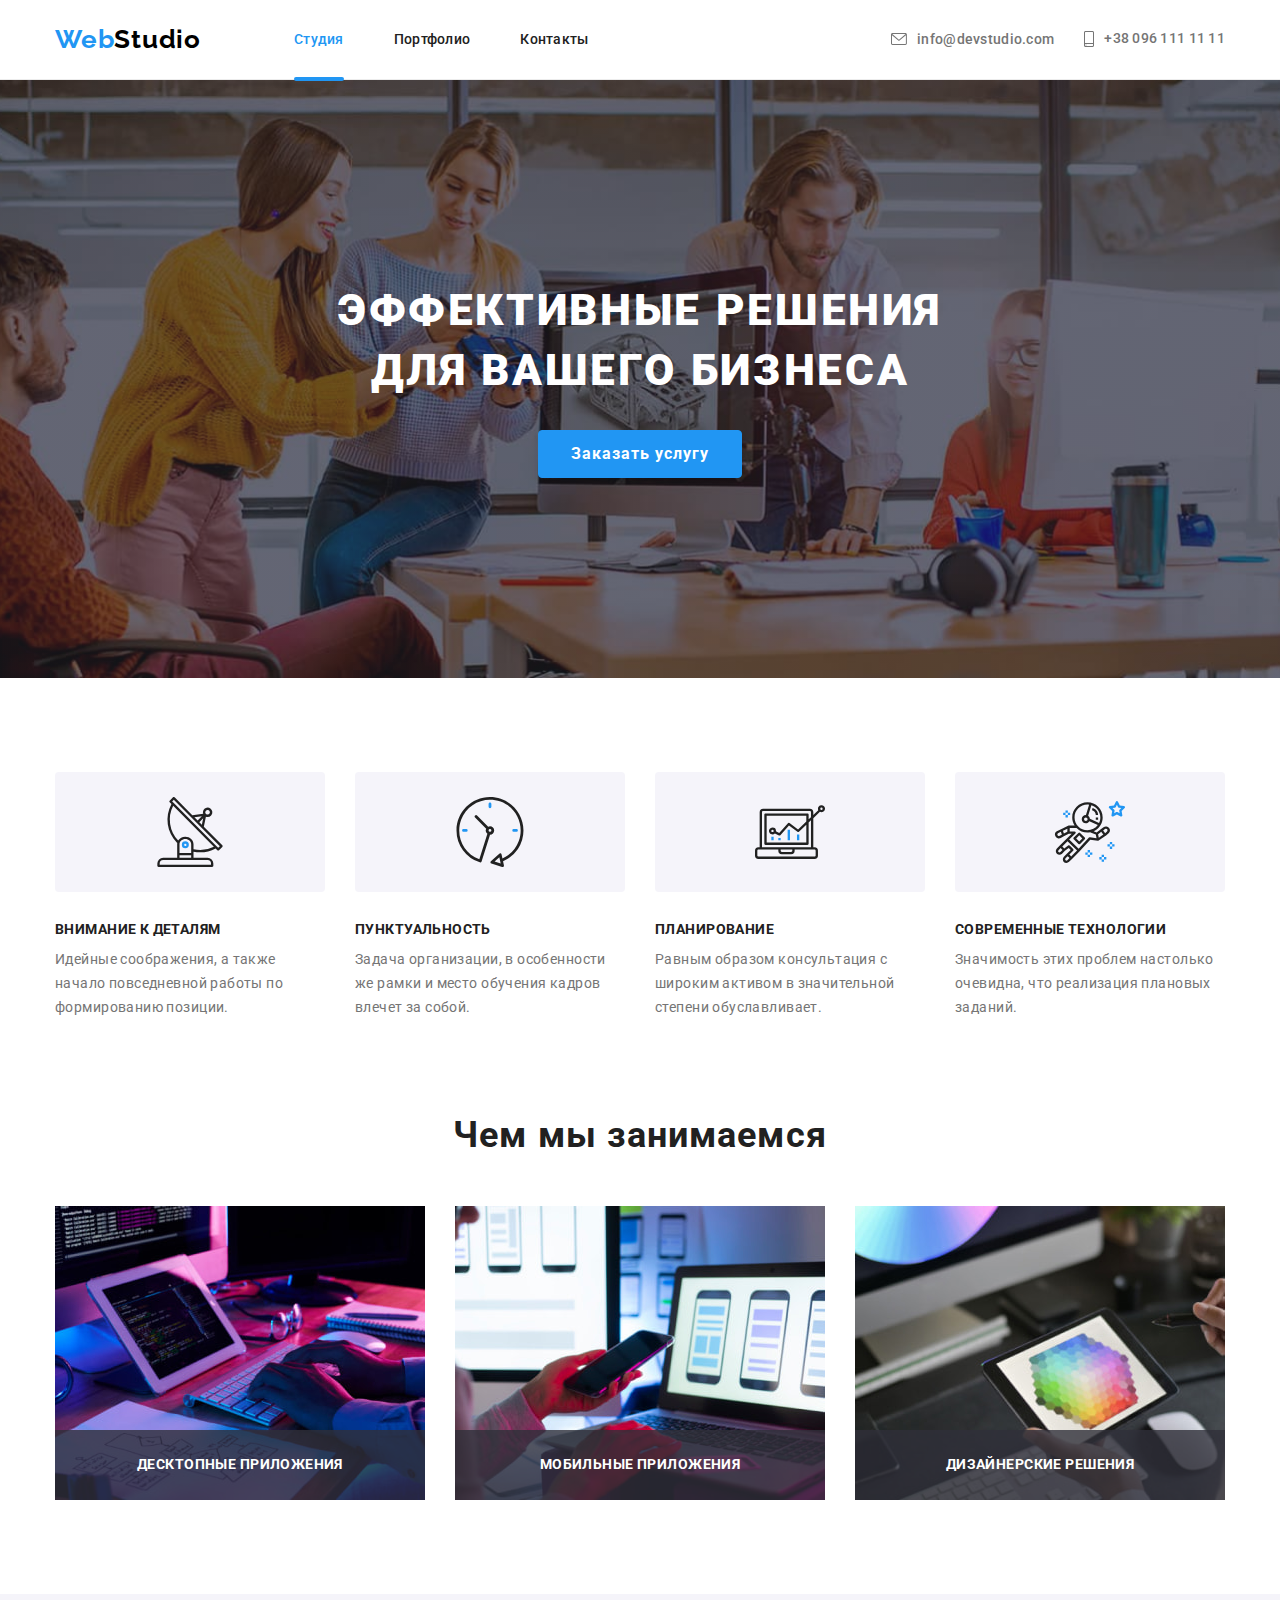
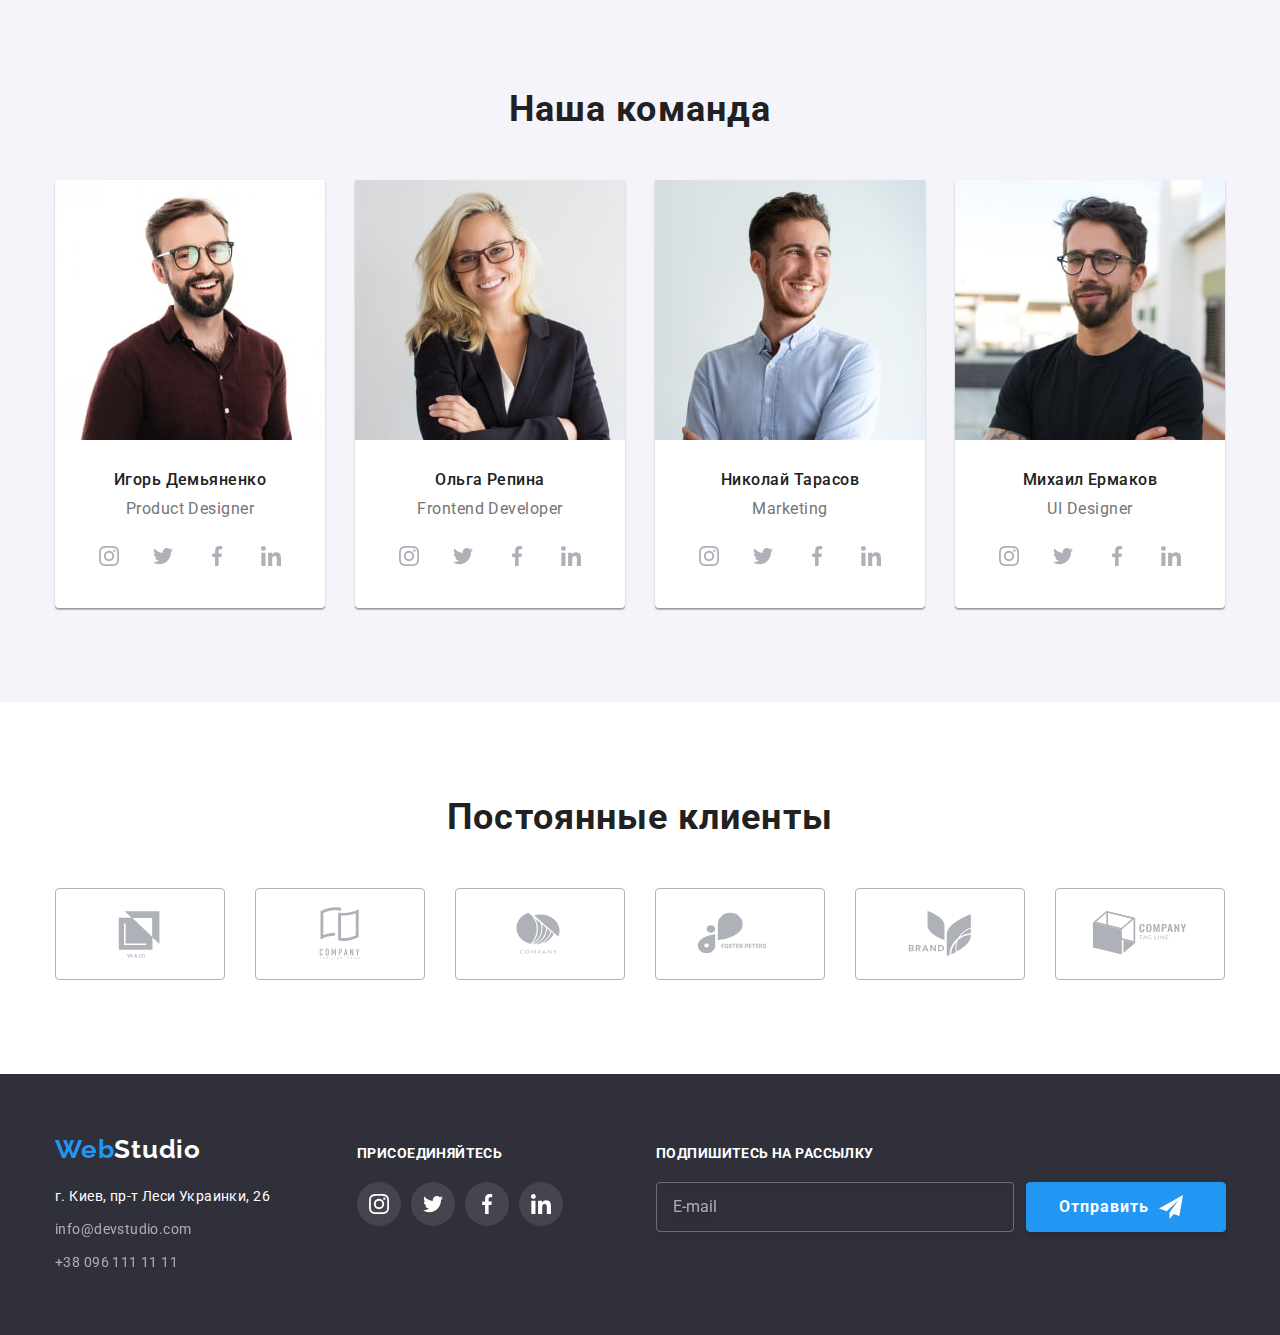
<file: index.html>
<!DOCTYPE html>
<html lang="ru">
  <head>
    <meta charset="UTF-8" />
    <meta http-equiv="X-UA-Compatible" content="IE=edge" />
    <meta name="viewport" content="width=device-width, initial-scale=1.0" />
    <link rel="preconnect" href="https://fonts.googleapis.com" />
    <link rel="preconnect" href="https://fonts.gstatic.com" crossorigin />
    <link
      href="https://fonts.googleapis.com/css2?family=Raleway:wght@700&family=Roboto:wght@400;500;700;900&display=swap"
      rel="stylesheet"
    />
    <link
      rel="stylesheet"
      href="https://cdnjs.cloudflare.com/ajax/libs/modern-normalize/1.1.0/modern-normalize.css"
      integrity="sha512-Y0MM+V6ymRKN2zStTqzQ227DWhhp4Mzdo6gnlRnuaNCbc+YN/ZH0sBCLTM4M0oSy9c9VKiCvd4Jk44aCLrNS5Q=="
      crossorigin="anonymous"
      referrerpolicy="no-referrer"
    />
    <!-- <link rel="stylesheet" href="./css/styles.css" /> -->
    <link rel="stylesheet" href="./css/main.min.css" />
    <title>Студия</title>
  </head>
  <body>
    <!-- - - - - - - - -HEADER- - - - - - - - -->
    <header class="header">
      <div class="header__container container">
        <nav class="navigation">
          <!-- prettier-ignore -->
          <a href="./index.html" class="logo header__logo link">
            Web<span class="logo__part logo__part--dark">Studio</span>
          </a>
          <ul class="navigation__list list">
            <li class="navigation__item">
              <a href="./index.html" class="navigation__link link current">Студия</a>
            </li>
            <li class="navigation__item">
              <a href="./portfolio.html" class="navigation__link link trans-color">Портфолио</a>
            </li>
            <li class="navigation__item">
              <a href="" class="navigation__link link trans-color">Контакты</a>
            </li>
          </ul>
        </nav>
        <ul class="contacts header__contacts list">
          <li class="contacts__item">
            <a href="mailto:info@devstudio.com" class="contacts__link contacts__link--header link trans-color">
              <svg class="contacts__icon contacts__icon-mail" width="16" height="12">
                <use href="./images/sprite.svg#envelope"></use>
              </svg>
              info@devstudio.com
            </a>
          </li>
          <li class="contacts__item">
            <a href="tel:+380961111111" class="contacts__link contacts__link--header link trans-color">
              <div class="contacts__flattener">
                <svg class="contacts__icon contacts__icon-tel" width="16" height="12">
                  <use href="./images/sprite.svg#smartphone"></use>
                </svg>
                <span class="contacts__tel-text">+38 096 111 11 11</span>
              </div>
            </a>
          </li>
        </ul>
        <!-- кнопка открытия моб. меню -->
        <button type="button" aria-expanded="false" class="menu-open-btn trans-fill">
          <svg width="24" height="16">
            <use href="./images/sprite.svg#hamburger"></use>
          </svg>
        </button>
        <!-- моб. меню - - - - - - - - - -->
        <div class="mob-menu is-hidden">
          <div class="mob-container">
            <div class="mob-menu-upper">
              <button type="button" class="menu-close-btn">
                <svg width="24" height="16">
                  <use href="./images/sprite.svg#menu-close"></use>
                </svg>
              </button>
              <nav class="mob-menu-nav">
                <ul class="mob-menu__list list">
                  <li class="mob-menu__item">
                    <a href="./index.html" class="mob-menu__link link current">Студия</a>
                  </li>
                  <li class="mob-menu__item">
                    <a href="./portfolio.html" class="mob-menu__link link trans-color">Портфолио</a>
                  </li>
                  <li class="mob-menu__item">
                    <a href="" class="mob-menu__link link trans-color">Контакты</a>
                  </li>
                </ul>
              </nav>
            </div>
            <div class="mob-menu-lower">
              <ul class="mob-menu__contacts">
                <li class="mob-menu__tel">
                  <a href="tel:+380961111111" class="link">+38 096 111 11 11</a>
                </li>
                <li class="mob-menu__mail">
                  <a href="mailto:info@devstudio.com" class="link">info@devstudio.com</a>
                </li>
              </ul>
              <ul class="mob-menu__soc list">
                <li class="mob-soc__item">
                  <a href="" target="_blank" rel="noopener noreferrer nofollow" class="mob-soc__link link">Instagram</a>
                </li>
                <li class="mob-soc__item">
                  <a href="" target="_blank" rel="noopener noreferrer nofollow" class="mob-soc__link link">Twitter</a>
                </li>
                <li class="mob-soc__item">
                  <a href="" target="_blank" rel="noopener noreferrer nofollow" class="mob-soc__link link">Facebook</a>
                </li>
                <li class="mob-soc__item">
                  <a href="" target="_blank" rel="noopener noreferrer nofollow" class="mob-soc__link link">LinkedIn</a>
                </li>
              </ul>
            </div>
          </div>
        </div>
        <!-- конец меню и моб. кнопок-->
      </div>
    </header>
    <main>
      <!-- - - - - - - - -HERO- - - - - - - - -->
      <section class="hero hero--bnd section">
        <div class="hero__container container">
          <h1 class="hero__title">
            Эффективные решения
            <!-- <br /> -->
            для вашего бизнеса
          </h1>
          <button type="button" class="hero__btn btn" data-modal-open>Заказать услугу</button>
        </div>
      </section>
      <!-- - - - - - - - -ADVANTAGES- - - - - - - - -->
      <section class="advantages section">
        <div class="container">
          <h2 class="visually-hidden advantages__title">Чем мы отличаемся</h2>
          <ul class="advantages__list list">
            <li class="advantages__item">
              <h3 class="advantages__item-title">Внимание к деталям</h3>
              <p class="advantages__text">
                Идейные соображения, а также начало повседневной работы по формированию позиции.
              </p>
            </li>
            <li class="advantages__item">
              <h3 class="advantages__item-title">Пунктуальность</h3>
              <p class="advantages__text">
                Задача организации, в особенности же рамки и место обучения кадров влечет за собой.
              </p>
            </li>
            <li class="advantages__item">
              <h3 class="advantages__item-title">Планирование</h3>
              <p class="advantages__text">
                Равным образом консультация с широким активом в значительной степени обуславливает.
              </p>
            </li>
            <li class="advantages__item">
              <h3 class="advantages__item-title">Современные технологии</h3>
              <p class="advantages__text">
                Значимость этих проблем настолько очевидна, что реализация плановых заданий.
              </p>
            </li>
          </ul>
        </div>
      </section>
      <!-- - - - - - - - -ADVANTAGES вариант2 (svg в HTML через спрайт)-->
      <!-- <section class="advantages section">
        <div class="container">
          <h2 class="visually-hidden advantages-title">Чем мы отличаемся</h2>
          <ul class="advantages-list list">
            <li class="advantages-item">
              <svg class="advantages-item-pic" width="270" height="120">
                <use href="./images/sprite.svg#group1"></use>
              </svg>
              <h3 class="advantages-item-title">Внимание к деталям</h3>
              <p class="advantages-item-text">
                Идейные соображения, а также начало повседневной работы по формированию позиции.
              </p>
            </li>
            <li class="advantages-item">
              <svg class="advantages-item-pic" width="270" height="120">
                <use href="./images/sprite.svg#group2"></use>
              </svg>
              <h3 class="advantages-item-title">Пунктуальность</h3>
              <p class="advantages-item-text">
                Задача организации, в особенности же рамки и место обучения кадров влечет за собой.
              </p>
            </li>
            <li class="advantages-item">
              <svg class="advantages-item-pic" width="270" height="120">
                <use href="./images/sprite.svg#group3"></use>
              </svg>
              <h3 class="advantages-item-title">Планирование</h3>
              <p class="advantages-item-text">
                Равным образом консультация с широким активом в значительной степени обуславливает.
              </p>
            </li>
            <li class="advantages-item">
              <svg class="advantages-item-pic" width="270" height="120">
                <use href="./images/sprite.svg#group4"></use>
              </svg>
              <h3 class="advantages-item-title">Современные технологии</h3>
              <p class="advantages-item-text">
                Значимость этих проблем настолько очевидна, что реализация плановых заданий.
              </p>
            </li>
          </ul>
        </div>
      </section> -->
      <!-- - - - - - - - -LINEOFWORK- - - - - - - - -->
      <section class="lineofwork section">
        <div class="lineofwork__container container">
          <h2 class="lineofwork__title title">Чем мы занимаемся</h2>
          <ul class="lineofwork__list list">
            <li class="lineofwork__item">
              <picture>
                <source srcset="./images/box1.jpg 1x, ./images/box1_2x.jpg 2x" media="(min-width: 1200px)" />
                <img src="./images/box1.jpg" alt="Для десктопа" width="370" />
              </picture>
              <p class="lineofwork__over-text title">Десктопные приложения</p>
            </li>
            <li class="lineofwork__item">
              <picture>
                <source srcset="./images/box2.jpg 1x, ./images/box2_2x.jpg 2x" media="(min-width: 1200px)" />
                <img src="./images/box2.jpg" alt="Для мобильных устройств" width="370" />
              </picture>
              <p class="lineofwork__over-text title">Мобильные приложения</p>
            </li>
            <li class="lineofwork__item">
              <picture>
                <source srcset="./images/box3.jpg 1x, ./images/box3_2x.jpg 2x" media="(min-width: 1200px)" />
                <img src="./images/box3.jpg" alt="Для мобильных устройств" width="370" />
              </picture>
              <p class="lineofwork__over-text title">Дизайнерские решения</p>
            </li>
          </ul>
        </div>
      </section>
      <!-- - - - - - - - -TEAM- - - - - - - - -->
      <section class="team section">
        <div class="container">
          <h2 class="team__title title">Наша команда</h2>
          <ul class="team__list list">
            <li class="team__card">
              <picture>
                <source srcset="./images/img01.jpg 1x, ./images/img01_2x.jpg 2x" media="(min-width: 1200px)" />
                <source
                  srcset="./images/img01_tab_1x.jpg 1x, ./images/img01_tab_2x.jpg 2x"
                  media="(min-width: 768px)"
                />
                <source
                  srcset="./images/img01_mob_1x.jpg 1x, ./images/img01_mob_2x.jpg 2x"
                  media="(max-width: 767.5px)"
                />
                <img src="./images/img01.jpg" alt="Игорь Демьяненко" />
              </picture>
              <div class="team__content">
                <h3 class="team__name">Игорь Демьяненко</h3>
                <p class="team__profession" lang="en">Product Designer</p>
                <ul class="socials list">
                  <li class="socials__item">
                    <a href="" class="socials__link socials__link--light-bnd">
                      <svg class="socials__icon" width="20" height="20">
                        <use href="./images/sprite.svg#instagram"></use>
                      </svg>
                    </a>
                  </li>
                  <li class="socials__item">
                    <a href="" class="socials__link socials__link--light-bnd">
                      <svg class="socials__icon" width="20" height="20">
                        <use href="./images/sprite.svg#twitter"></use>
                      </svg>
                    </a>
                  </li>
                  <li class="socials__item">
                    <a href="" class="socials__link socials__link--light-bnd">
                      <svg class="socials__icon" width="20" height="20">
                        <use href="./images/sprite.svg#facebook"></use>
                      </svg>
                    </a>
                  </li>
                  <li class="socials__item">
                    <a href="" class="socials__link socials__link--light-bnd">
                      <svg class="socials__icon" width="20" height="20">
                        <use href="./images/sprite.svg#linkedin"></use>
                      </svg>
                    </a>
                  </li>
                </ul>
              </div>
            </li>
            <li class="team__card">
              <picture>
                <source srcset="./images/img02.jpg 1x, ./images/img02_2x.jpg 2x" media="(min-width: 1200px)" />
                <source
                  srcset="./images/img02_tab_1x.jpg 1x, ./images/img02_tab_2x.jpg 2x"
                  media="(min-width: 768px)"
                />
                <source
                  srcset="./images/img02_mob_1x.jpg 1x, ./images/img02_mob_2x.jpg 2x"
                  media="(max-width: 767.5px)"
                />
                <img src="./images/img02.jpg" alt="Ольга Репина" />
              </picture>
              <div class="team__content">
                <h3 class="team__name">Ольга Репина</h3>
                <p class="team__profession" lang="en">Frontend Developer</p>
                <ul class="socials list">
                  <li class="socials__item">
                    <a href="" class="socials__link socials__link--light-bnd">
                      <svg class="socials__icon" width="20" height="20">
                        <use href="./images/sprite.svg#instagram"></use>
                      </svg>
                    </a>
                  </li>
                  <li class="socials__item">
                    <a href="" class="socials__link socials__link--light-bnd">
                      <svg class="socials__icon" width="20" height="20">
                        <use href="./images/sprite.svg#twitter"></use>
                      </svg>
                    </a>
                  </li>
                  <li class="socials__item">
                    <a href="" class="socials__link socials__link--light-bnd">
                      <svg class="socials__icon" width="20" height="20">
                        <use href="./images/sprite.svg#facebook"></use>
                      </svg>
                    </a>
                  </li>
                  <li class="socials__item">
                    <a href="" class="socials__link socials__link--light-bnd">
                      <svg class="socials__icon" width="20" height="20">
                        <use href="./images/sprite.svg#linkedin"></use>
                      </svg>
                    </a>
                  </li>
                </ul>
              </div>
            </li>
            <li class="team__card">
              <picture>
                <source srcset="./images/img03.jpg 1x, ./images/img03_2x.jpg 2x" media="(min-width: 1200px)" />
                <source
                  srcset="./images/img03_tab_1x.jpg 1x, ./images/img03_tab_2x.jpg 2x"
                  media="(min-width: 768px)"
                />
                <source
                  srcset="./images/img03_mob_1x.jpg 1x, ./images/img03_mob_2x.jpg 2x"
                  media="(max-width: 767.5px)"
                />
                <img src="./images/img03.jpg" alt="Николай Тарасов" />
              </picture>
              <div class="team__content">
                <h3 class="team__name">Николай Тарасов</h3>
                <p class="team__profession" lang="en">Marketing</p>
                <ul class="socials list">
                  <li class="socials__item">
                    <a href="" class="socials__link socials__link--light-bnd">
                      <svg class="socials__icon" width="20" height="20">
                        <use href="./images/sprite.svg#instagram"></use>
                      </svg>
                    </a>
                  </li>
                  <li class="socials__item">
                    <a href="" class="socials__link socials__link--light-bnd">
                      <svg class="socials__icon" width="20" height="20">
                        <use href="./images/sprite.svg#twitter"></use>
                      </svg>
                    </a>
                  </li>
                  <li class="socials__item">
                    <a href="" class="socials__link socials__link--light-bnd">
                      <svg class="socials__icon" width="20" height="20">
                        <use href="./images/sprite.svg#facebook"></use>
                      </svg>
                    </a>
                  </li>
                  <li class="socials__item">
                    <a href="" class="socials__link socials__link--light-bnd">
                      <svg class="socials__icon" width="20" height="20">
                        <use href="./images/sprite.svg#linkedin"></use>
                      </svg>
                    </a>
                  </li>
                </ul>
              </div>
            </li>
            <li class="team__card">
              <picture>
                <source srcset="./images/img04.jpg 1x, ./images/img04_2x.jpg 2x" media="(min-width: 1200px)" />
                <source
                  srcset="./images/img04_tab_1x.jpg 1x, ./images/img04_tab_2x.jpg 2x"
                  media="(min-width: 768px)"
                />
                <source
                  srcset="./images/img04_mob_1x.jpg 1x, ./images/img04_mob_2x.jpg 2x"
                  media="(max-width: 767.5px)"
                />
                <img src="./images/img04.jpg" alt="Михаил Ермаков" />
              </picture>
              <div class="team__content">
                <h3 class="team__name">Михаил Ермаков</h3>
                <p class="team__profession" lang="en">UI Designer</p>
                <ul class="socials list">
                  <li class="socials__item">
                    <a href="" class="socials__link socials__link--light-bnd">
                      <svg class="socials__icon" width="20" height="20">
                        <use href="./images/sprite.svg#instagram"></use>
                      </svg>
                    </a>
                  </li>
                  <li class="socials__item">
                    <a href="" class="socials__link socials__link--light-bnd">
                      <svg class="socials__icon" width="20" height="20">
                        <use href="./images/sprite.svg#twitter"></use>
                      </svg>
                    </a>
                  </li>
                  <li class="socials__item">
                    <a href="" class="socials__link socials__link--light-bnd">
                      <svg class="socials__icon" width="20" height="20">
                        <use href="./images/sprite.svg#facebook"></use>
                      </svg>
                    </a>
                  </li>
                  <li class="socials__item">
                    <a href="" class="socials__link socials__link--light-bnd">
                      <svg class="socials__icon" width="20" height="20">
                        <use href="./images/sprite.svg#linkedin"></use>
                      </svg>
                    </a>
                  </li>
                </ul>
              </div>
            </li>
          </ul>
        </div>
      </section>
      <!-- - - - - - - - -CLIENTS- - - - - - - - -->
      <section class="clients section">
        <div class="container">
          <h2 class="clients__title title">Постоянные клиенты</h2>
          <ul class="clients__list list">
            <li class="clients__item">
              <a class="clients__link" href="">
                <svg class="clients__icon" width="106" height="60">
                  <use href="./images/sprite.svg#logo1"></use>
                </svg>
              </a>
            </li>
            <li class="clients__item">
              <a class="clients__link" href="">
                <svg class="clients__icon" width="106" height="60">
                  <use href="./images/sprite.svg#logo2"></use>
                </svg>
              </a>
            </li>
            <li class="clients__item">
              <a class="clients__link" href="">
                <svg class="clients__icon" width="106" height="60">
                  <use href="./images/sprite.svg#logo3"></use>
                </svg>
              </a>
            </li>
            <li class="clients__item">
              <a class="clients__link" href="">
                <svg class="clients__icon" width="106" height="60">
                  <use href="./images/sprite.svg#logo4"></use>
                </svg>
              </a>
            </li>
            <li class="clients__item">
              <a class="clients__link" href="">
                <svg class="clients__icon" width="106" height="60">
                  <use href="./images/sprite.svg#logo5"></use>
                </svg>
              </a>
            </li>
            <li class="clients__item">
              <a class="clients__link" href="">
                <svg class="clients__icon" width="106" height="60">
                  <use href="./images/sprite.svg#logo6"></use>
                </svg>
              </a>
            </li>
          </ul>
        </div>
      </section>
    </main>
    <!-- - - - - - - - -FOOTER- - - - - - - - -->
    <!-- prettier-ignore -->
    <footer class="footer">
      <div class="footer__container container">
        <div class="address-wrap">
          <a href="./index.html" class="logo footer__logo link">
        Web<span class="logo__part logo__part--light">Studio</span>
        </a>
        <address class="address">
        <ul class="address__list list">
          <li class="address__item">
            <a  href="https://goo.gl/maps/B8DsiX6sq6uUKrXw9"
                target="_blank"
                rel="noopener noreferrer nofollow"
                class="address__link address__link--geo link trans-color">
                г. Киев, пр-т Леси Украинки, 26
            </a>
          </li>
          <li class="address__item">
            <a href="mailto:info@devstudio.com" 
            class="address__link link trans-color">info@devstudio.com</a>
          </li>
          <li class="address__item">
            <a href="tel:+380961111111" 
            class="address__link link trans-color">+38 096 111 11 11</a>
          </li>
        </ul>
        </address>
      </div>
      <div class="footer__socials socials">
        <p class="socials__title--light socials__title">Присоединяйтесь</p>
        <ul class="socials__list list">
          <li class="socials__item">
            <a href="" class="socials__link--dark-bnd socials__link link">
              <svg class="social__icon" width="20" height="20">
                <use href="./images/sprite.svg#instagram"></use>
              </svg>
            </a>
          </li>
          <li class="socials__item">
            <a href="" class="socials__link--dark-bnd socials__link link">
              <svg class="social__icon" width="20" height="20">
                <use href="./images/sprite.svg#twitter"></use>
              </svg>
            </a>
          </li>
          <li class="socials__item">
            <a href="" class="socials__link--dark-bnd socials__link link">
              <svg class="social__icon" width="20" height="20">
                <use href="./images/sprite.svg#facebook"></use>
              </svg>
            </a>
          </li>
          <li class="socials__item">
            <a href="" class="socials__link--dark-bnd socials__link link">
              <svg class="social__icon" width="20" height="20">
                <use href="./images/sprite.svg#linkedin"></use>
              </svg>
            </a>
          </li>
        </ul>
      </div>
        <form class="footer__signip signup">
          <label class="signup__title--light signup__title" for="signup-mail">Подпишитесь на рассылку</label>
          <div class="signup__wrap">
          <input id="signup-mail" type="email" name="signup-mail" class="signup__input" placeholder="E-mail">
          <button type="submit" class="signup__btn--footer signup__btn btn">
          <span>Отправить</span>
          <svg class="signup__icon" width="24" height="24">
            <use href="./images/sprite.svg#send"></use>
          </svg>
        </button>
      </div>
      </form>
      </div>
    </footer>
    <!-- - - - - - - - -MODAL FORM- - - - - - - - -->
    <div class="backdrop is-hidden" data-modal>
      <div class="modal">
        <button type="submit" class="modal-close-btn" data-modal-close>
          <svg class="modal-close-icon" width="18" height="18">
            <use href="./images/sprite.svg#close-x"></use>
          </svg>
        </button>
        <p class="modal-title title">Оставьте свои данные, мы вам перезвоним</p>
        <form class="modal-form">
          <div class="modal-field">
            <label for="user-name" class="modal-label">Имя</label>
            <div class="input-wrap">
              <input
                type="text"
                name="user-name"
                id="user-name"
                class="modal-input"
                placeholder="Имя Фамилия"
                required
                title="всплывающая подсказка"
              />
              <svg class="input-icon" width="18" height="18">
                <use href="./images/sprite.svg#modal-person"></use>
              </svg>
            </div>
          </div>
          <div class="modal-field">
            <label for="user-phone" class="modal-label">Телефон</label>
            <div class="input-wrap">
              <!-- в input ниже value="+380" - не задаем -->
              <input
                type="tel"
                name="user-phone"
                id="user-phone"
                class="modal-input"
                placeholder="+38 011 111 111"
                required
              />
              <svg class="input-icon" width="18" height="18">
                <use href="./images/sprite.svg#modal-phone"></use>
              </svg>
            </div>
          </div>
          <div class="modal-field">
            <label for="user-email" class="modal-label">Почта</label>
            <div class="input-wrap">
              <input type="email" name="user-mail" id="user-email" class="modal-input" placeholder="myemail@mail.com" />
              <svg class="input-icon" width="18" height="18">
                <use href="./images/sprite.svg#modal-email"></use>
              </svg>
            </div>
          </div>
          <!-- вариант с оборачиванием инпута или текстареа в лейбл -->
          <label class="modal-label comment-label">
            <span>Комментарий</span>
            <textarea name="user-comment" class="modal-input modal-comment" placeholder="Введите текст"></textarea>
          </label>
          <div class="checkbox-field">
            <input
              type="checkbox"
              name="agreement"
              id="agreement"
              class="modal-checkbox visually-hidden"
              value="true"
            />
            <label for="agreement" class="modal-checkbox-label">
              <span>
                <svg class="check-icon" width="13" height="10">
                  <use href="./images/sprite.svg#tick"></use>
                </svg>
              </span>
              Соглашаюсь с рассылкой и принимаю
              <a href="" class="agreement-link link">Условия договора</a>
            </label>
          </div>
          <button type="submit" class="send__btn btn">Отправить</button>
        </form>
      </div>
    </div>
    <script src="./js/modal.js"></script>
    <script src="./js/menu.js"></script>
  </body>
</html>
</file>
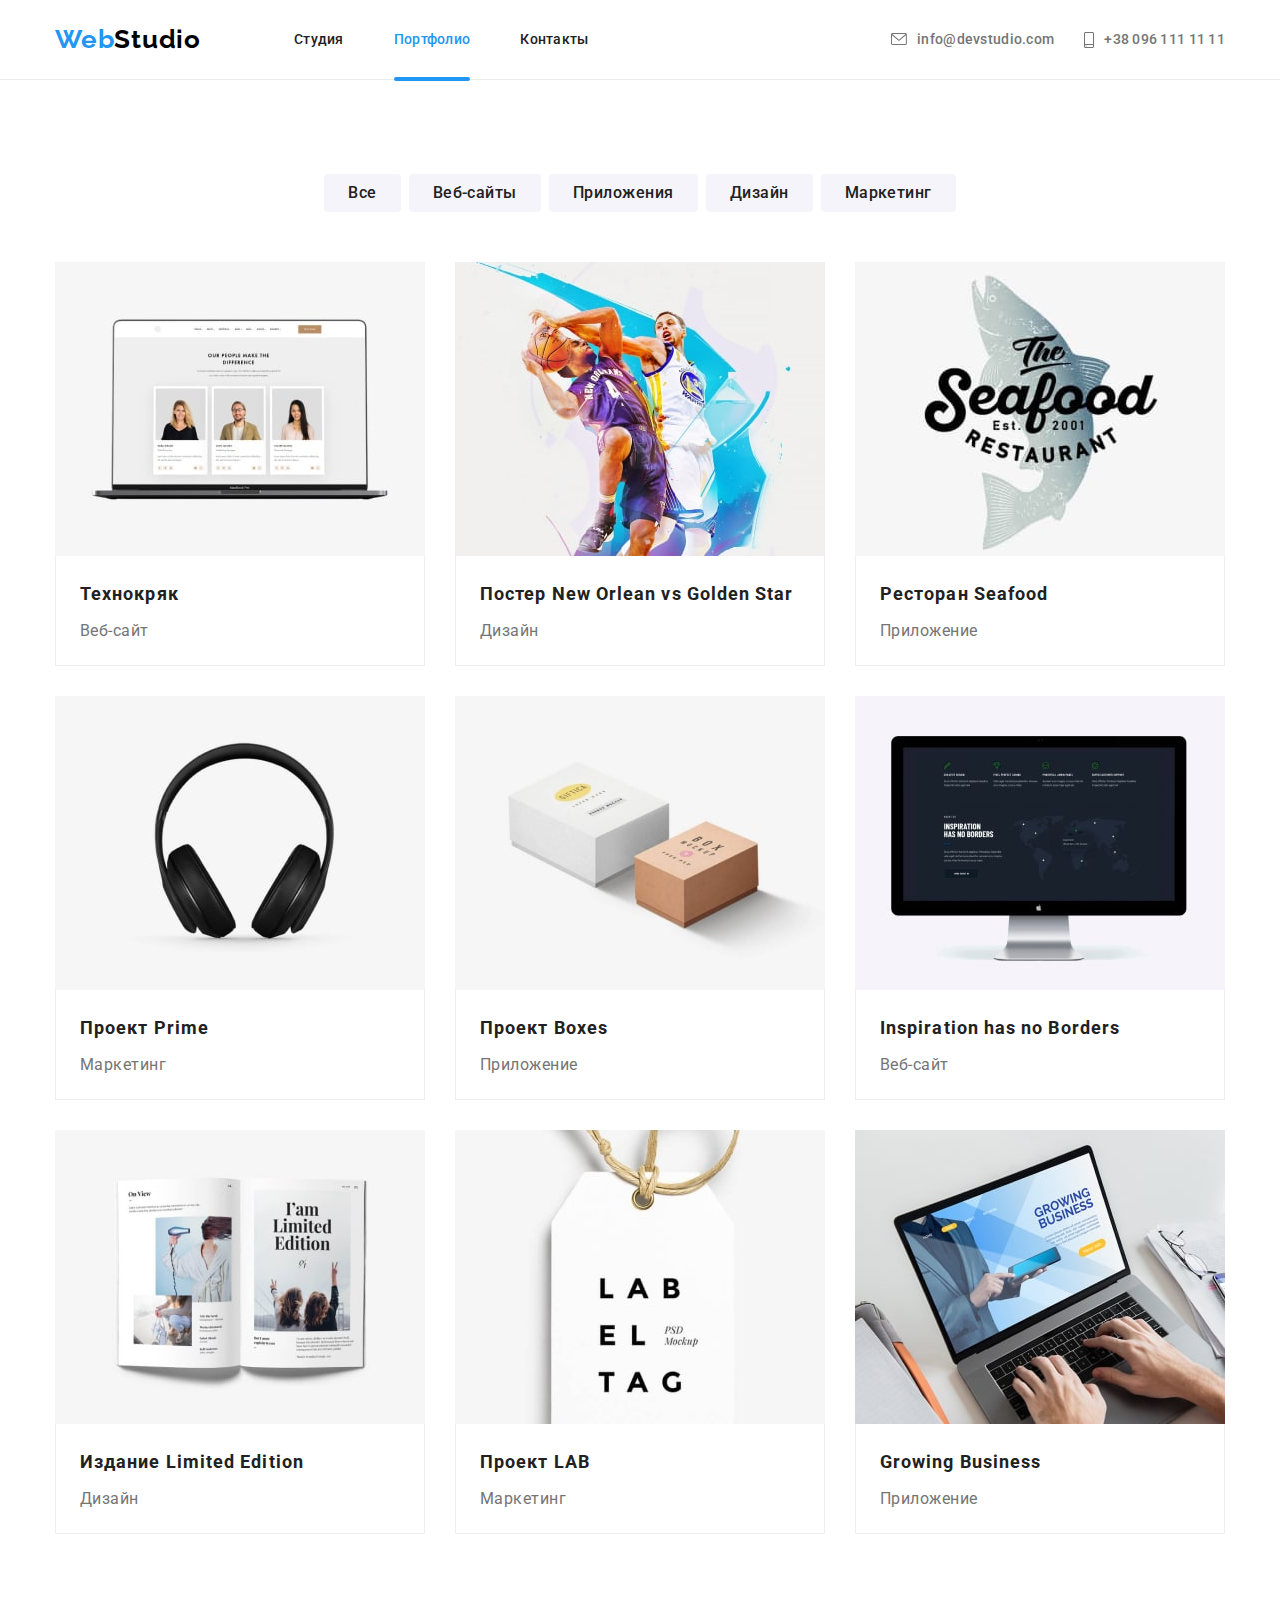
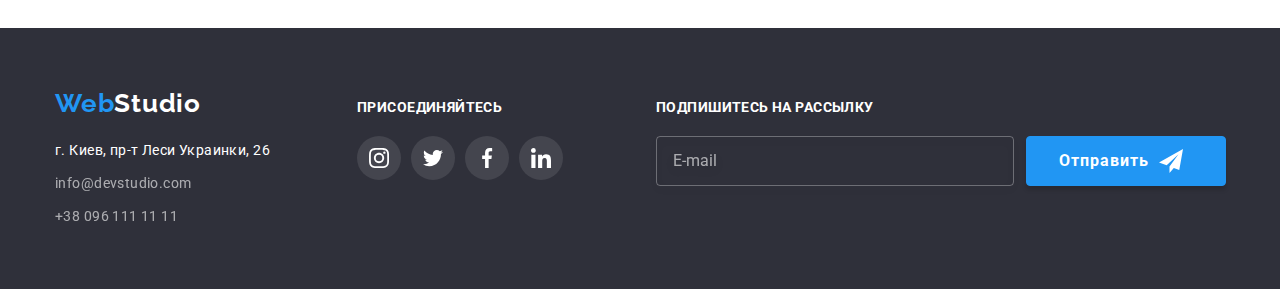
<file: portfolio.html>
<!DOCTYPE html>
<html lang="ru">
  <head>
    <meta charset="UTF-8" />
    <meta http-equiv="X-UA-Compatible" content="IE=edge" />
    <meta name="viewport" content="width=device-width, initial-scale=1.0" />
    <link rel="preconnect" href="https://fonts.googleapis.com" />
    <link rel="preconnect" href="https://fonts.gstatic.com" crossorigin />
    <link
      href="https://fonts.googleapis.com/css2?family=Raleway:wght@700&family=Roboto:wght@400;500;700;900&display=swap"
      rel="stylesheet"
    />
    <link
      rel="stylesheet"
      href="https://cdnjs.cloudflare.com/ajax/libs/modern-normalize/1.1.0/modern-normalize.css"
      integrity="sha512-Y0MM+V6ymRKN2zStTqzQ227DWhhp4Mzdo6gnlRnuaNCbc+YN/ZH0sBCLTM4M0oSy9c9VKiCvd4Jk44aCLrNS5Q=="
      crossorigin="anonymous"
      referrerpolicy="no-referrer"
    />
    <!-- <link rel="stylesheet" href="./css/styles.css" /> -->
    <link rel="stylesheet" href="./css/main.min.css" />
    <title>Портфолио</title>
  </head>
  <body>
    <!-- - - - - - - - -HEADER- - - - - - - - -->
    <header class="header">
      <div class="header__container container">
        <nav class="navigation">
          <!-- prettier-ignore -->
          <a href="./index.html" class="logo header__logo link">
            Web<span class="logo__part logo__part--dark">Studio</span>
          </a>
          <ul class="navigation__list list">
            <li class="navigation__item">
              <a href="./index.html" class="navigation__link link trans-color">Студия</a>
            </li>
            <li class="navigation__item">
              <a href="./portfolio.html" class="navigation__link link current">Портфолио</a>
            </li>
            <li class="navigation__item">
              <a href="" class="navigation__link link trans-color">Контакты</a>
            </li>
          </ul>
        </nav>
        <ul class="contacts header__contacts list">
          <li class="contacts__item">
            <a href="mailto:info@devstudio.com" class="contacts__link contacts__link--header link trans-color">
              <svg class="contacts__icon" width="16" height="12">
                <use href="./images/sprite.svg#envelope"></use>
              </svg>
              info@devstudio.com
            </a>
          </li>
          <li class="contacts__item">
            <a href="tel:+380961111111" class="contacts__link contacts__link--header link trans-color">
              <svg class="contacts__icon" width="10" height="16">
                <use href="./images/sprite.svg#smartphone"></use>
              </svg>
              +38 096 111 11 11
            </a>
          </li>
        </ul>
        <!-- кнопка открытия моб. меню -->
        <button type="button" aria-expanded="false" aria-controls="mob-container" class="menu-open-btn trans-fill">
          <svg width="24" height="16">
            <use href="./images/sprite.svg#hamburger"></use>
          </svg>
        </button>
        <!-- моб. меню - - - - - - - - -->
        <div class="mob-menu is-hidden">
          <div class="mob-container" id="mob-container">
            <div class="mob-menu-upper">
              <button type="button" class="menu-close-btn">
                <svg width="24" height="16">
                  <use href="./images/sprite.svg#menu-close"></use>
                </svg>
              </button>
              <nav class="mob-menu-nav">
                <ul class="mob-menu__list list">
                  <li class="mob-menu__item">
                    <a href="./index.html" class="mob-menu__link link trans-color">Студия</a>
                  </li>
                  <li class="mob-menu__item">
                    <a href="./portfolio.html" class="mob-menu__link link current">Портфолио</a>
                  </li>
                  <li class="mob-menu__item">
                    <a href="" class="mob-menu__link link trans-color">Контакты</a>
                  </li>
                </ul>
              </nav>
            </div>
            <div class="mob-menu-lower">
              <ul class="mob-menu__contacts">
                <li class="mob-menu__tel">
                  <a href="tel:+380961111111" class="link">+38 096 111 11 11</a>
                </li>
                <li class="mob-menu__mail">
                  <a href="mailto:info@devstudio.com" class="link">info@devstudio.com</a>
                </li>
              </ul>
              <ul class="mob-menu__soc list">
                <li class="mob-soc__item">
                  <a href="" target="_blank" rel="noopener noreferrer nofollow" class="mob-soc__link link">Instagram</a>
                </li>
                <li class="mob-soc__item">
                  <a href="" target="_blank" rel="noopener noreferrer nofollow" class="mob-soc__link link">Twitter</a>
                </li>
                <li class="mob-soc__item">
                  <a href="" target="_blank" rel="noopener noreferrer nofollow" class="mob-soc__link link">Facebook</a>
                </li>
                <li class="mob-soc__item">
                  <a href="" target="_blank" rel="noopener noreferrer nofollow" class="mob-soc__link link">LinkedIn</a>
                </li>
              </ul>
            </div>
          </div>
        </div>
        <!-- конец меню и моб. кнопок -->
      </div>
    </header>
    <main>
      <!-- - - - - - - - -PORTFOLIO- - - - - - - - -->
      <section class="portfolio section">
        <div class="container">
          <h1 class="portfolio__title title visually-hidden">Список работ нашей студии</h1>
          <ul class="filter list">
            <li class="filter__item"><button class="filter__btn" type="button">Все</button></li>
            <li class="filter__item">
              <button class="filter__btn" type="button">Веб-сайты</button>
            </li>
            <li class="filter__item">
              <button class="filter__btn" type="button">Приложения</button>
            </li>
            <li class="filter__item">
              <button class="filter__btn" type="button">Дизайн</button>
            </li>
            <li class="filter__item">
              <button class="filter__btn" type="button">Маркетинг</button>
            </li>
          </ul>
          <ul class="portfolio__list list">
            <li class="portfolio__item">
              <a href="" class="portfolio__link link">
                <div class="portfolio__over-wrap">
                  <picture>
                    <source
                      srcset="./images/portfol01.jpg 1x, ./images/portfol01_2x.jpg 2x"
                      media="(min-width: 1200px)"
                    />
                    <source
                      srcset="./images/portfol01_tab_1x.jpg 1x, ./images/portfol01_tab_2x.jpg 2x"
                      media="(min-width: 768px)"
                    />
                    <source
                      srcset="./images/portfol01_mob_1x.jpg 1x, ./images/portfol01_mob_2x.jpg 2x"
                      media="(max-width: 767px)"
                    />
                    <img src="./images/portfol01.jpg" alt="Технокряк" class="portfolio__pic" />
                  </picture>
                  <p class="portfolio__over-text">
                    Ресурс предлагает комплексные предложения с разным уровнем функционала и сервисов. Все это позволит
                    посетителю получить исчерпывающие сведения о компании или частном лице.
                  </p>
                </div>
                <div class="portfolio__item-text">
                  <h2 class="portfolio__name">Технокряк</h2>
                  <p class="portfolio__type">Веб-сайт</p>
                </div>
              </a>
            </li>
            <li class="portfolio__item">
              <a href="" class="portfolio__link link">
                <div class="portfolio__over-wrap">
                  <picture>
                    <source
                      srcset="./images/portfol02.jpg 1x, ./images/portfol02_2x.jpg 2x"
                      media="(min-width: 1200px)"
                    />
                    <source
                      srcset="./images/portfol02_tab_1x.jpg 1x, ./images/portfol02_tab_2x.jpg 2x"
                      media="(min-width: 768px)"
                    />
                    <source
                      srcset="./images/portfol02_mob_1x.jpg 1x, ./images/portfol02_mob_2x.jpg 2x"
                      media="(max-width: 767px)"
                    />
                    <img src="./images/portfol02.jpg" alt="New Orlean vs Golden Star" class="portfolio__pic" />
                  </picture>
                  <p class="portfolio__over-text">
                    Ресурс предлагает комплексные предложения с разным уровнем функционала и сервисов. Все это позволит
                    посетителю получить исчерпывающие сведения о компании или частном лице.
                  </p>
                </div>
                <div class="portfolio__item-text">
                  <h2 class="portfolio__name">Постер New Orlean vs Golden Star</h2>
                  <p class="portfolio__type">Дизайн</p>
                </div>
              </a>
            </li>
            <li class="portfolio__item">
              <a href="" class="portfolio__link link">
                <div class="portfolio__over-wrap">
                  <picture>
                    <source
                      srcset="./images/portfol03.jpg 1x, ./images/portfol03_2x.jpg 2x"
                      media="(min-width: 1200px)"
                    />
                    <source
                      srcset="./images/portfol03_tab_1x.jpg 1x, ./images/portfol03_tab_2x.jpg 2x"
                      media="(min-width: 768px)"
                    />
                    <source
                      srcset="./images/portfol03_mob_1x.jpg 1x, ./images/portfol03_mob_2x.jpg 2x"
                      media="(max-width: 767px)"
                    />
                    <img src="./images/portfol03.jpg" alt="Ресторан Seafood" class="portfolio__pic" />
                  </picture>
                  <p class="portfolio__over-text">
                    Ресурс предлагает комплексные предложения с разным уровнем функционала и сервисов. Все это позволит
                    посетителю получить исчерпывающие сведения о компании или частном лице.
                  </p>
                </div>
                <div class="portfolio__item-text">
                  <h2 class="portfolio__name">Ресторан Seafood</h2>
                  <p class="portfolio__type">Приложение</p>
                </div>
              </a>
            </li>
            <li class="portfolio__item">
              <a href="" class="portfolio__link link">
                <div class="portfolio__over-wrap">
                  <picture>
                    <source
                      srcset="./images/portfol04.jpg 1x, ./images/portfol04_2x.jpg 2x"
                      media="(min-width: 1200px)"
                    />
                    <source
                      srcset="./images/portfol04_tab_1x.jpg 1x, ./images/portfol04_tab_2x.jpg 2x"
                      media="(min-width: 768px)"
                    />
                    <source
                      srcset="./images/portfol04_mob_1x.jpg 1x, ./images/portfol04_mob_2x.jpg 2x"
                      media="(max-width: 767px)"
                    />
                    <img src="./images/portfol04.jpg" alt="Проект Prime" class="portfolio__pic" />
                  </picture>
                  <p class="portfolio__over-text">
                    Ресурс предлагает комплексные предложения с разным уровнем функционала и сервисов. Все это позволит
                    посетителю получить исчерпывающие сведения о компании или частном лице.
                  </p>
                </div>
                <div class="portfolio__item-text">
                  <h2 class="portfolio__name">Проект Prime</h2>
                  <p class="portfolio__type">Маркетинг</p>
                </div>
              </a>
            </li>
            <li class="portfolio__item">
              <a href="" class="portfolio__link link">
                <div class="portfolio__over-wrap">
                  <picture>
                    <source
                      srcset="./images/portfol05.jpg 1x, ./images/portfol05_2x.jpg 2x"
                      media="(min-width: 1200px)"
                    />
                    <source
                      srcset="./images/portfol05_tab_1x.jpg 1x, ./images/portfol05_tab_2x.jpg 2x"
                      media="(min-width: 768px)"
                    />
                    <source
                      srcset="./images/portfol05_mob_1x.jpg 1x, ./images/portfol05_mob_2x.jpg 2x"
                      media="(max-width: 767px)"
                    />
                    <img src="./images/portfol05.jpg" alt="Проект Boxes" class="portfolio__pic" />
                  </picture>
                  <p class="portfolio__over-text">
                    Ресурс предлагает комплексные предложения с разным уровнем функционала и сервисов. Все это позволит
                    посетителю получить исчерпывающие сведения о компании или частном лице.
                  </p>
                </div>
                <div class="portfolio__item-text">
                  <h2 class="portfolio__name">Проект Boxes</h2>
                  <p class="portfolio__type">Приложение</p>
                </div>
              </a>
            </li>
            <li class="portfolio__item">
              <a href="" class="portfolio__link link">
                <div class="portfolio__over-wrap">
                  <picture>
                    <source
                      srcset="./images/portfol06.jpg 1x, ./images/portfol06_2x.jpg 2x"
                      media="(min-width: 1200px)"
                    />
                    <source
                      srcset="./images/portfol06_tab_1x.jpg 1x, ./images/portfol06_tab_2x.jpg 2x"
                      media="(min-width: 768px)"
                    />
                    <source
                      srcset="./images/portfol06_mob_1x.jpg 1x, ./images/portfol06_mob_2x.jpg 2x"
                      media="(max-width: 767px)"
                    />
                    <img src="./images/portfol06.jpg" alt="Inspiration has no Borders" class="portfolio__pic" />
                  </picture>
                  <p class="portfolio__over-text">
                    Ресурс предлагает комплексные предложения с разным уровнем функционала и сервисов. Все это позволит
                    посетителю получить исчерпывающие сведения о компании или частном лице.
                  </p>
                </div>
                <div class="portfolio__item-text">
                  <h2 class="portfolio__name">Inspiration has no Borders</h2>
                  <p class="portfolio__type">Веб-сайт</p>
                </div>
              </a>
            </li>
            <li class="portfolio__item">
              <a href="" class="portfolio__link link">
                <div class="portfolio__over-wrap">
                  <picture>
                    <source
                      srcset="./images/portfol07.jpg 1x, ./images/portfol07_2x.jpg 2x"
                      media="(min-width: 1200px)"
                    />
                    <source
                      srcset="./images/portfol07_tab_1x.jpg 1x, ./images/portfol07_tab_2x.jpg 2x"
                      media="(min-width: 768px)"
                    />
                    <source
                      srcset="./images/portfol07_mob_1x.jpg 1x, ./images/portfol07_mob_2x.jpg 2x"
                      media="(max-width: 767px)"
                    />
                    <img src="./images/portfol07.jpg" alt="Издание Limited Edition" class="portfolio__pic" />
                  </picture>
                  <p class="portfolio__over-text">
                    Ресурс предлагает комплексные предложения с разным уровнем функционала и сервисов. Все это позволит
                    посетителю получить исчерпывающие сведения о компании или частном лице.
                  </p>
                </div>
                <div class="portfolio__item-text">
                  <h2 class="portfolio__name">Издание Limited Edition</h2>
                  <p class="portfolio__type">Дизайн</p>
                </div>
              </a>
            </li>
            <li class="portfolio__item">
              <a href="" class="portfolio__link link">
                <div class="portfolio__over-wrap">
                  <picture>
                    <source
                      srcset="./images/portfol08.jpg 1x, ./images/portfol08_2x.jpg 2x"
                      media="(min-width: 1200px)"
                    />
                    <source
                      srcset="./images/portfol08_tab_1x.jpg 1x, ./images/portfol08_tab_2x.jpg 2x"
                      media="(min-width: 768px)"
                    />
                    <source
                      srcset="./images/portfol08_mob_1x.jpg 1x, ./images/portfol08_mob_2x.jpg 2x"
                      media="(max-width: 767px)"
                    />
                    <img src="./images/portfol08.jpg" alt="Проект LAB" class="portfolio__pic" />
                  </picture>
                  <p class="portfolio__over-text">
                    Ресурс предлагает комплексные предложения с разным уровнем функционала и сервисов. Все это позволит
                    посетителю получить исчерпывающие сведения о компании или частном лице.
                  </p>
                </div>
                <div class="portfolio__item-text">
                  <h2 class="portfolio__name">Проект LAB</h2>
                  <p class="portfolio__type">Маркетинг</p>
                </div>
              </a>
            </li>
            <li class="portfolio__item">
              <a href="" class="portfolio__link link">
                <div class="portfolio__over-wrap">
                  <picture>
                    <source
                      srcset="./images/portfol09.jpg 1x, ./images/portfol09_2x.jpg 2x"
                      media="(min-width: 1200px)"
                    />
                    <source
                      srcset="./images/portfol09_tab_1x.jpg 1x, ./images/portfol09_tab_2x.jpg 2x"
                      media="(min-width: 768px)"
                    />
                    <source
                      srcset="./images/portfol09_mob_1x.jpg 1x, ./images/portfol09_mob_2x.jpg 2x"
                      media="(max-width: 767px)"
                    />
                    <img src="./images/portfol09.jpg" alt="Growing Business" class="portfolio__pic" />
                  </picture>
                  <p class="portfolio__over-text">
                    Ресурс предлагает комплексные предложения с разным уровнем функционала и сервисов. Все это позволит
                    посетителю получить исчерпывающие сведения о компании или частном лице.
                  </p>
                </div>
                <div class="portfolio__item-text">
                  <h2 class="portfolio__name">Growing Business</h2>
                  <p class="portfolio__type">Приложение</p>
                </div>
              </a>
            </li>
          </ul>
        </div>
      </section>
    </main>
    <!-- - - - - - - - -FOOTER- - - - - - - - -->
    <!-- prettier-ignore -->
    <footer class="footer">
      <div class="footer__container container">
        <div class="address-wrap">
          <a href="./index.html" class="logo footer__logo link">
        Web<span class="logo__part logo__part--light">Studio</span>
        </a>
        <address class="address">
        <ul class="address__list list">
          <li class="address__item">
            <a  href="https://goo.gl/maps/B8DsiX6sq6uUKrXw9"
                target="_blank"
                rel="noopener noreferrer nofollow"
                class="address__link address__link--geo link trans-color">
                г. Киев, пр-т Леси Украинки, 26
            </a>
          </li>
          <li class="address__item">
            <a href="mailto:info@devstudio.com" 
            class="address__link link trans-color">info@devstudio.com</a>
          </li>
          <li class="address__item">
            <a href="tel:+380961111111" 
            class="address__link link trans-color">+38 096 111 11 11</a>
          </li>
        </ul>
        </address>
      </div>
      <div class="footer__socials socials">
        <p class="socials__title--light socials__title">Присоединяйтесь</p>
        <ul class="socials__list list">
          <li class="socials__item">
            <a href="" class="socials__link--dark-bnd socials__link link">
              <svg class="social__icon" width="20" height="20">
                <use href="./images/sprite.svg#instagram"></use>
              </svg>
            </a>
          </li>
          <li class="socials__item">
            <a href="" class="socials__link--dark-bnd socials__link link">
              <svg class="social__icon" width="20" height="20">
                <use href="./images/sprite.svg#twitter"></use>
              </svg>
            </a>
          </li>
          <li class="socials__item">
            <a href="" class="socials__link--dark-bnd socials__link link">
              <svg class="social__icon" width="20" height="20">
                <use href="./images/sprite.svg#facebook"></use>
              </svg>
            </a>
          </li>
          <li class="socials__item">
            <a href="" class="socials__link--dark-bnd socials__link link">
              <svg class="social__icon" width="20" height="20">
                <use href="./images/sprite.svg#linkedin"></use>
              </svg>
            </a>
          </li>
        </ul>
      </div>
        <form class="footer__signip signup">
        <label class="signup__title--light signup__title" for="signup-mail">Подпишитесь на рассылку</label>
        <div class="signup__wrap">
        <input id="signup-mail" type="email" name="signup-mail" class="signup__input" placeholder="E-mail">
        <button type="submit" class="signup__btn--footer signup__btn btn">
          <span>Отправить</span>
          <svg class="signup__icon" width="24" height="24">
            <use href="./images/sprite.svg#send"></use>
          </svg>
        </button>
      </div>
      </form>
      </div>
    </footer>
    <script src="./js/menu.js"></script>
  </body>
</html>
</file>
<file: css/styles.css>
:root {
  --primary-bnd-color: #ffffff;
  --secondary-bnd-color: #f5f4fa;
  --darker-bnd-color: #2f303a;
  --title-color: #212121;
  --item-text-color: #757575;
  --accent-color: #2196f3;
  --first-active-color: #2196f3;
  --second-active-color: #188ce8;
}

p,
h1,
h2,
h3,
h4,
h5,
h6 {
  margin: 0;
}

ul,
ol {
  margin: 0;
  padding-left: 0;
}

address {
  font-style: normal;
}

a {
  color: currentColor;
}

button {
  font-family: inherit;
  display: inline-block;
  cursor: pointer;
  text-align: center;
  /* расширяем кликабельную площадь кнопки*/
  /* border: 1px solid transparent; */
}

img {
  display: block;
  max-width: 100%;
  height: auto;
}

body {
  font-family: "Roboto", "Arial", sans-serif;
  color: var(--item-text-color);
}

.list {
  list-style: none;
}

.link {
  text-decoration: none;
  display: inline-block;
}

.container {
  /* width: 1200px; */
  /* простой вариант, не реагирует на ширину монитора */

  /* width: 100%; */
  /* width: 100% одновременно перед max-width задаем для ... (уточнить!) */
  max-width: 1200px;

  margin-left: auto;
  margin-right: auto;
  padding-left: 15px;
  padding-right: 15px;
  /* outline: 2px solid red; */
}

.section {
  padding-top: 94px;
  padding-bottom: 94px;
  background-color: var(--primary-bnd-color);
}

.visually-hidden {
  position: absolute;
  white-space: nowrap;
  width: 1px;
  height: 1px;
  overflow: hidden;
  border: 0;
  padding: 0;
  clip: rect(0 0 0 0);
  clip-path: inset(50%);
  margin: -1px;
}

.title {
  font-weight: 700;
  font-size: 36px;
  line-height: 1.17;
  text-align: center;
  letter-spacing: 0.03em;
  color: var(--title-color);
  margin-bottom: 50px;
}

/* ------------HEADER-------------- */
.header {
  padding: 24px 0;
  border-bottom: 1px solid #ececec;
}

.header > .container {
  display: flex;
  align-items: center;
}

.header-logo-text,
.footer-logo-text {
  display: inline-block;
  font-family: "Raleway", sans-serif;
  font-weight: 700;
  font-size: 26px;
  line-height: 1.19;
  letter-spacing: 0.03em;
  color: black;
  margin-right: 93px;
  /* outline: 2px solid tomato; */
}

.header-logo-text span,
.footer-logo-text span {
  color: var(--accent-color);
}

.menu-nav {
  display: flex;
  align-items: center;
}

.menu-nav-link {
  font-weight: 500;
  font-size: 14px;
  line-height: 1.14;
  letter-spacing: 0.02em;
  color: var(--title-color);
}

.header-contact-list {
  margin-left: auto;
}

.header .list {
  display: flex;
  gap: 50px;
}

/* другой способ задать расстояния между элементами списка */
/* .menu-nav-item:not(:last-child) {
  margin-right: 50px;
} */

.current {
  color: var(--accent-color);
  position: relative;
}

.current::after {
  position: absolute;
  content: "";
  width: 100%;
  height: 4px;
  border-radius: 4px;
  left: 0;
  background-color: var(--accent-color);
  bottom: -32px;
}

.menu-nav-link:hover,
.menu-nav-link:focus {
  background-color: #ffffff;
  color: var(--accent-color);
}

.header-contact-link {
  font-weight: 500;
  font-size: 14px;
  line-height: 16px;
  letter-spacing: 0.02em;
  /* color: var(--item-text-color); */
  color: inherit;
  display: flex;
  align-items: center;
  fill: var(--item-text-color);
}

.header-contact-link:hover,
.header-contact-link:focus {
  color: var(--accent-color);
}

.header-contact-icon {
  fill: currentColor;
  margin-right: 10px;
}

.smooth-trans-color {
  transition-property: color;
  transition-duration: 250ms;
  transition-timing-function: cubic-bezier(0.4, 0, 0.2, 1);
}

/* ------------HERO-------------- */

.hero.section {
  padding-top: 200px;
  padding-bottom: 200px;
  text-align: center;
}

.hero-bnd {
  max-width: 1600px;
  margin-left: auto;
  margin-right: auto;
  background-color: #c4c4c4;
  background-repeat: no-repeat;
  background-position: center;
  background-size: cover;
  background-image: linear-gradient(rgba(47, 48, 58, 0.4), rgba(47, 48, 58, 0.4)),
    url("../images/hero.jpg");
}

.hero-title {
  font-family: "Roboto", sans-serif;
  font-weight: 900;
  font-size: 44px;
  line-height: 1.36;
  letter-spacing: 0.06em;
  text-transform: uppercase;
  text-align: center;
  color: #ffffff;
  /* padding-top: 200px; */

  width: 696px;
  margin-bottom: 30px;
  margin-left: auto;
  margin-right: auto;
}

.hero-btn,
.send-btn,
.signup-btn {
  font-weight: 700;
  font-size: 16px;
  line-height: 1.88;
  color: #ffffff;
  background-color: var(--first-active-color);
  border: 1px solid var(--first-active-color);
  border-radius: 4px;
  text-align: inherit;
  min-width: 200px;
  padding: 8px 32px;
  box-shadow: 0px 4px 4px rgba(0, 0, 0, 0.15);
  text-align: center;
  letter-spacing: 0.06em;
}

.hero-btn:active,
.send-btn:active,
.signup-btn:active {
  background-color: var(--second-active-color);
  border-color: var(--second-active-color);
}

/* ------------ADVANTAGES-------------- */

.advantages.section {
  padding-bottom: 0;
}

.advantages-list {
  display: flex;
  flex-wrap: wrap;
  justify-content: space-between;
  align-items: center;
}

.advantages-item {
  max-width: 270px;
  flex-basis: 270px;
}

.advantages-item::before {
  content: "";
  display: block;
  background-color: var(--secondary-bnd-color);
  width: 270px;
  height: 120px;
  border-radius: 4px;
  margin-bottom: 30px;
}

.advantages-item:nth-child(1)::before {
  background-image: url("../images/group1.svg");
}
.advantages-item:nth-child(2)::before {
  background-image: url("../images/group2.svg");
}
.advantages-item:nth-child(3)::before {
  background-image: url("../images/group3.svg");
}
.advantages-item:nth-child(4)::before {
  background-image: url("../images/group4.svg");
}

/* для ADVANTAGES вариант2 */
/* .advantages-item-pic {
  margin-bottom: 30px;
} */

.advantages-item-title {
  font-weight: 700;
  font-size: 14px;
  line-height: 1.14;
  letter-spacing: 0.03em;
  text-transform: uppercase;
  color: var(--title-color);
  margin-bottom: 10px;
}

.advantages-item-text {
  font-size: 14px;
  line-height: 1.71;
  letter-spacing: 0.03em;
  /* color: var(--item-text-color); */
  color: inherit;
}

/* ------------LINE OF WORK-------------- */

.lineofwork-list {
  display: flex;
  flex-wrap: wrap;
  gap: 30px;
}

.lineofwork-item {
  position: relative;
}

.lineofwork-over-text {
  font-size: 14px;
  line-height: 1.14;
  letter-spacing: 0.03em;
  text-transform: uppercase;
  width: 100%;
  min-height: 70px;
  display: flex;
  justify-content: center;
  align-items: center;
  position: absolute;
  color: #ffffff;
  background: rgba(47, 48, 58, 0.8);
  bottom: 0px;
  margin-bottom: 0;
}

/* ------------TEAM-------------- */
.team.section {
  background-color: var(--secondary-bnd-color);
}

.team-list {
  display: flex;
  gap: 30px;
}

.team-item {
  background-color: var(--primary-bnd-color);
  /* width: calc((100%-90px) / 4); */
  max-width: 260 px;
  border-bottom-left-radius: 4px;
  border-bottom-right-radius: 4px;
  box-shadow: 0px 1px 3px rgba(0, 0, 0, 0.12), 0px 1px 1px rgba(0, 0, 0, 0.14),
    0px 2px 1px rgba(0, 0, 0, 0.2);
}
.team-item-content {
  padding: 30px 0;
}

.team-list-title {
  font-weight: 500;
  font-size: 16px;
  line-height: 1.19;
  text-align: center;
  letter-spacing: 0.03em;
  color: var(--title-color);
  margin-bottom: 10px;
}

.team-list p {
  font-size: 16px;
  line-height: 19px;
  text-align: center;
  letter-spacing: 0.03em;
  /* color: var(--item-text-color); */
  color: inherit;
  margin-bottom: 16px;
}

.team-social-list {
  display: flex;
  gap: 10px;
  justify-content: center;
}

.team-social-link {
  width: 44px;
  height: 44px;
  border-radius: 50%;
  background-color: inherit;
  display: flex;
  align-items: center;
  justify-content: center;
  fill: #afb1b8;
  transition-property: background-color, fill;
  transition-duration: 250ms;
  transition-timing-function: cubic-bezier(0.4, 0, 0.2, 1);
}

.team-social-link:hover,
.team-social-link:focus {
  background-color: var(--accent-color);
  fill: var(--primary-bnd-color);
}

/* ------------CLIENTS-------------- */
.clients-list {
  display: flex;
  /* justify-content: center; */
  gap: 30px;
  width: 100%;
}

.clients-list-item {
  width: calc((100% - 150px + 12px) / 6);
  display: flex;
  /* justify-content: center; */
}

/* чтобы бордер и иконка меняли цвет одновременно 
когда ссылка занимает не всю площадь родителя*/
/* .clients-list-item:hover,
   .clients-list-item:focus {
  border-color: var(--accent-color);
} 
   .clients-list-item:hover .clients-link,
   .clients-list-item:focus .clients-link {
  fill: var(--accent-color);
} */

.clients-link {
  /* учитываем вертик. бордеры 1*2px */
  /* padding: 14px 0; */
  width: calc(100%);
  height: 92px;
  border: 1px solid #afb1b8;
  border-radius: 4px;
  fill: #afb1b8;
  display: flex;
  align-items: center;
  justify-content: center;
  transition-property: border-color, fill;
  transition-duration: 250ms;
  transition-timing-function: cubic-bezier(0.4, 0, 0.2, 1);
}

.clients-link:hover,
.clients-link:focus {
  fill: var(--accent-color);
  border-color: var(--accent-color);
}

/* ------------FOOTER-------------- */

.footer {
  background-color: var(--darker-bnd-color);
  padding: 60px 0;
}
.footer-logo-text {
  color: #ffffff;
  margin-right: 0;
  margin-bottom: 20px;
}

.footer-contact-item:not(:last-child) {
  margin-bottom: 9px;
}
/* вариант для задания большего количества свойств последнему элементу */
/* .footer-contact-item:last-child {
  margin-bottom: 0;
} */

.footer .container {
  display: flex;
  align-items: baseline;
}

.footer-contact-link {
  font-size: 14px;
  line-height: 1.71;
  letter-spacing: 0.03em;
  color: #ffffff;
  opacity: 0.6;
}

.address-link {
  opacity: 1;
  min-width: 231px;
}

.footer-contact-link:hover,
.footer-contact-link:focus {
  opacity: 1;
  color: var(--accent-color);
}

.footer-social {
  display: block;
  width: 206px;
  margin-left: 70px;
}

.footer-social-title,
.footer-signup-title {
  font-weight: 700;
  font-size: 14px;
  line-height: 1.14;
  letter-spacing: 0.03em;
  text-transform: uppercase;
  color: #ffffff;
  margin-bottom: 20px;
}
.footer-social-list {
  display: flex;
  gap: 10px;
  justify-content: center;
}

.footer-social-link {
  width: 44px;
  height: 44px;
  border-radius: 50%;
  background-color: rgba(255, 255, 255, 0.1);
  display: flex;
  align-items: center;
  justify-content: center;
  fill: #ffffff;
  transition-property: background-color;
  transition-duration: 250ms;
  transition-timing-function: cubic-bezier(0.4, 0, 0.2, 1);
}

.footer-social-link:hover,
.footer-social-link:focus {
  background-color: var(--first-active-color);
}

.footer-social-icon {
  width: 20;
  height: 20;
}

.footer-signup {
  margin-left: 93px;
  display: flex;
  flex-wrap: wrap;
}
.signup-wrap {
  display: flex;
  gap: 12px;
}

.signup-input {
  width: 358px;
  color: rgba(255, 255, 255, 0.6);
  background-color: inherit;
  outline: transparent;
  border: 1px solid rgba(255, 255, 255, 0.3);
  filter: drop-shadow(0px 4px 4px rgba(0, 0, 0, 0.15));
  border-radius: 4px;
  padding: 15px 16px;
  transition: border-color 250ms cubic-bezier(0.4, 0, 0.2, 1);
}

.signup-input::placeholder {
  color: rgba(255, 255, 255, 0.6);
}

.signup-input:focus {
  border-color: var(--accent-color);
}

.signup-btn {
  display: flex;
  align-items: center;
  gap: 10px;
}

.signup-icon {
  fill: #ffffff;
}

/* ---------------MODAL FORM-------------- */

.backdrop {
  position: fixed;
  /* position: absolute; */
  top: 0;
  left: 0;
  width: 100%;
  height: 100%;
  background-color: rgba(0, 0, 0, 0.2);
  transition: opacity 250ms cubic-bezier(0.4, 0, 0.2, 1),
    visibility 250ms cubic-bezier(0.4, 0, 0.2, 1);
}

.backdrop.is-hidden .modal {
  transform: translate(-50%, -50%) rotateY(90deg);
}

.modal {
  position: absolute;
  top: 50%;
  left: 50%;
  background-color: #ffffff;
  box-shadow: 0px 1px 3px rgba(0, 0, 0, 0.12), 0px 1px 1px rgba(0, 0, 0, 0.14),
    0px 2px 1px rgba(0, 0, 0, 0.2);
  border-radius: 4px;
  width: 528px;
  min-height: 581px;
  transform: translate(-50%, -50%) rotateY(0deg);
  transition: transform 250ms cubic-bezier(0.4, 0, 0.2, 1);
  padding: 40px;
}

.modal-close-btn {
  position: absolute;
  top: 8px;
  right: 8px;
  width: 30px;
  height: 30px;
  background-color: #ffffff;
  border: solid 1px;
  border-color: rgba(0, 0, 0, 0.1);
  border-radius: 50%;
  display: flex;
  justify-content: center;
  align-items: center;
  transition: fill 250ms cubic-bezier(0.4, 0, 0.2, 1);
  /* выше - все свойства перехода - одной строкой */
  /* transition-property: fill;
  transition-duration: 250ms;
  transition-timing-function: cubic-bezier(0.4, 0, 0.2, 1); */
}

.modal-close-btn:hover {
  fill: var(--accent-color);
}

.is-hidden {
  visibility: hidden;
  opacity: 0;
  pointer-events: none;
}

.modal-title {
  font-size: 20px;
  line-height: 1.15;
  text-align: center;
  letter-spacing: 0.03em;
  margin-bottom: 12px;
}

.modal-label {
  font-size: 12px;
  line-height: 1.17;
  letter-spacing: 0.01em;
  color: var(--item-text-color);
  display: block;
  margin-bottom: 4px;
}

.modal-label span {
  display: block;
  margin-bottom: 4px;
}

.modal-field {
  margin-bottom: 10px;
}

.modal-input {
  width: 100%;
  height: 40px;
  border: 1px solid rgba(33, 33, 33, 0.2);
  border-radius: 4px;
  padding: 11px 12px 11px 42px;
  font-size: 12px;
  line-height: 1.17;
  letter-spacing: 0.01em;
  color: #000000;
  outline: transparent;
  transition-property: border-color;
  transition-duration: 250ms;
  transition-timing-function: cubic-bezier(0.4, 0, 0.2, 1);
}

/* .modal-input:required {
  border-color: red;
} */

/* .modal-input:hover, */
.modal-input:focus {
  border-color: var(--accent-color);
}

/* .modal-input:hover + .input-icon, */
.modal-input:focus + .input-icon {
  fill: var(--accent-color);
}

.modal-input::placeholder {
  font-size: 12px;
  line-height: 14px;
  letter-spacing: 0.01em;
  color: rgba(117, 117, 117, 0.5);
}

.input-wrap {
  position: relative;
}

.input-icon {
  position: absolute;
  left: 12px;
  /* ниже - паттерн выравнивания по высоте позиционированного элемента относительно родителя */
  top: 50%;
  transform: translateY(-50%);

  transition: fill 250ms cubic-bezier(0.4, 0, 0.2, 1);
}

.modal-comment {
  display: block;
  padding: 12px 16px;
  height: 120px;
  resize: none;
  margin-left: 0;
  margin-bottom: 20px;
  /* width: 100%; */
  /* border: 1px solid rgba(33, 33, 33, 0.2);
  border-radius: 4px; */
}

.modal-checkbox-label {
  font-size: 14px;
  line-height: 1.71;
  letter-spacing: 0.03em;
  display: flex;
  align-items: center;
}

.modal-checkbox-label span {
  width: 16px;
  height: 15px;
  border: 2px solid #212121;
  border-radius: 2px;
  margin-left: 12px;
  margin-right: 10px;
  display: flex;
  align-items: center;
  justify-content: center;
  transition: background-color 250ms cubic-bezier(0.4, 0, 0.2, 1);
}

.check-icon {
  fill: transparent;
  transition: fill 250ms cubic-bezier(0.4, 0, 0.2, 1);
}

.modal-checkbox:checked + .modal-checkbox-label span {
  background-color: var(--accent-color);
  border: none;
}

.modal-checkbox:checked + .modal-checkbox-label .check-icon {
  fill: #ffffff;
}

/* вариант через стили, без html */
/* .modal-checkbox-label::before {
  content: "";
  width: 16px;
  height: 15px;
  border: 2px solid #212121;
  border-radius: 2px;
  margin-left: 12px;
  margin-right: 10px;
}

.modal-checkbox:checked + .modal-checkbox-label::before {
  background-color: var(--accent-color);
  border: none;
  background-image: url(../images/tick.svg);
  background-repeat: no-repeat;
  background-position: center;
} */

.agreement-link {
  color: var(--accent-color);
  text-decoration-line: underline;
  margin-left: 5px;
}

.send-btn {
  box-shadow: 0px 4px 4px rgba(0, 0, 0, 0.15);
  display: block;
  margin-left: auto;
  margin-right: auto;
}

/* ------------PORTFOLIO-------------- */

.filter-btn-list {
  display: flex;
  justify-content: center;
  gap: 8px;
  margin-bottom: 50px;
}

.filter-btn {
  font-family: inherit;
  font-weight: 500;
  font-size: 16px;
  line-height: 1.62;
  text-align: center;
  letter-spacing: 0.03em;
  color: var(--title-color);
  background-color: var(--secondary-bnd-color);
  border-color: var(--secondary-bnd-color);
  border-style: solid;
  border-radius: 4px;
  padding: 4px 22px;
  cursor: pointer;
  transition-property: background-color, border-color, color, box-shadow;
  transition-duration: 250ms;
  transition-timing-function: cubic-bezier(0.4, 0, 0.2, 1);
}

.filter-btn:hover,
.filter-btn:focus,
.filter-btn:active {
  background-color: var(--first-active-color);
  border-color: var(--first-active-color);
  color: #ffffff;
  box-shadow: 0px 4px 4px rgba(0, 0, 0, 0.25);
}

.portfolio-list {
  display: flex;
  flex-wrap: wrap;
  gap: 30px;

  /*другой способ построения сетки*/
  /* margin: -15px; */
}

.portfolio-item {
  width: calc((100% - 60px) / 3);

  /*другой способ построения сетки*/
  /* width: calc(100% / 3 - 30px);
  margin: 15px; */
}

.portfolio-item-link {
  transition-property: box-shadow;
  transition-duration: 250ms;
  transition-timing-function: cubic-bezier(0.4, 0, 0.2, 1);
}

.portfolio-item-link:hover {
  box-shadow: 0px 4px 4px rgba(0, 0, 0, 0.25);
}

.portfolio-over-wrap {
  position: relative;
  overflow: hidden;
}

.portfolio-item-link:hover .portfolio-over-text {
  transform: translateY(0);
}

.portfolio-over-text {
  position: absolute;
  top: 0px;
  left: 0px;
  /* если не задать шир. и выс., overflow: auto не сработает */
  width: inherit;
  height: calc(100% + 1px);
  color: #ffffff;
  font-size: 18px;
  line-height: 1.56;
  letter-spacing: 0.03em;
  padding: 63px 24px;
  background: rgba(33, 150, 243, 0.9);
  transform: translateY(100%);
  transition-duration: 250ms;
  transition-timing-function: cubic-bezier(0.4, 0, 0.2, 1);
  overflow: auto;
}

.portfolio-item-text {
  padding: 20px 24px 19px;
  border: 1px;
  border-style: solid;
  border-top-width: 0;
  border-top-style: hidden;
  border-color: #eeeeee;
}

.portfolio-item h2 {
  font-weight: 700;
  font-size: 18px;
  line-height: 2;
  letter-spacing: 0.06em;
  color: var(--title-color);
  margin-bottom: 4px;
}

.portfolio-item > p {
  font-size: 16px;
  line-height: 1.88;
  letter-spacing: 0.03em;
  /* color: var(--item-text-color); */
  color: inherit;
}
</file>
<file: css/main.min.css>
.visually-hidden{position:absolute;white-space:nowrap;width:1px;height:1px;overflow:hidden;border:0;padding:0;clip:rect(0 0 0 0);clip-path:inset(50%);margin:-1px}.is-hidden{visibility:hidden;opacity:0;pointer-events:none}p,h1,h2,h3,h4,h5,h6{margin:0}ul,ol{margin:0;padding-left:0}address{font-style:normal}a{color:currentColor}button{cursor:pointer}img{display:block}body{font-family:"Roboto","Arial",sans-serif;color:#757575}.list{list-style:none}.link{text-decoration:none;display:inline-block}button{font-family:inherit;display:inline-block;cursor:pointer;text-align:center}img{display:block;max-width:100%;height:auto}.no-scroll{overflow:hidden}.container{width:100%;margin-left:auto;margin-right:auto;padding-left:15px;padding-right:15px}@media screen and (min-width: 480px){.container{max-width:480px}}@media screen and (min-width: 768px){.container{max-width:768px}}@media screen and (min-width: 1200px){.container{max-width:1200px}}.section{padding-top:60px;padding-bottom:60px;background-color:#fff}@media screen and (min-width: 1200px){.section{padding-top:94px;padding-bottom:94px}}.title{font-size:28px;line-height:1.1785714286;font-weight:700;letter-spacing:0.03em;color:#212121;text-align:center;margin-bottom:30px}@media screen and (min-width: 1200px){.title{font-size:36px;line-height:1.1666666667;font-weight:700;letter-spacing:0.03em;margin-bottom:50px}}.logo{display:inline-block;font-family:"Raleway",sans-serif;font-size:24px;line-height:1.1666666667;font-weight:700;letter-spacing:0.03em;color:#2196f3}.logo__part--dark{color:#000}.logo__part--light{color:#fff}@media screen and (min-width: 1200px){.logo{font-size:26px;line-height:1.1923076923;font-weight:700;letter-spacing:0.03em}}.footer__logo{margin-bottom:20px}.btn{font-weight:700;font-size:16px;line-height:1.88;color:#fff;background-color:#2196f3;border:1px solid #2196f3;border-radius:4px;text-align:inherit;min-width:200px;padding:8px 32px;box-shadow:0px 4px 4px rgba(0,0,0,.15);text-align:center;letter-spacing:.06em}.btn:active{background-color:#188ce8;border-color:#188ce8}.signup__btn--footer{display:flex;align-items:center;gap:10px}.send__btn{display:block;margin-left:auto;margin-right:auto}.trans-color{transition-property:color;transition-duration:250ms;transition-timing-function:cubic-bezier(0.4, 0, 0.2, 1)}.trans-fill{transition:fill 250ms cubic-bezier(0.4, 0, 0.2, 1)}.socials{display:flex;gap:10px;justify-content:center}.socials__list{display:flex;gap:10px;justify-content:center}.socials__link{width:44px;height:44px;border-radius:50%;display:flex;align-items:center;justify-content:center;transition-property:background-color,fill;transition-duration:250ms;transition-timing-function:cubic-bezier(0.4, 0, 0.2, 1)}.socials__link--light-bnd{background-color:#fff;fill:#afb1b8}.socials__link--light-bnd:hover,.socials__link--light-bnd:focus{background-color:#2196f3;fill:#fff}.socials__link--dark-bnd{background-color:rgba(255,255,255,.1);fill:#fff}.socials__link--dark-bnd:hover,.socials__link--dark-bnd:focus{background-color:#2196f3}.backdrop{position:fixed;overflow-y:auto;top:0;left:0;width:100%;height:100%;background-color:rgba(0,0,0,.2);transition:opacity 250ms cubic-bezier(0.4, 0, 0.2, 1),visibility 250ms cubic-bezier(0.4, 0, 0.2, 1);overflow-y:auto}.modal{position:absolute;top:50%;left:50%;width:calc(100% - 20px);max-width:450px;background-color:#fff;box-shadow:0px 1px 3px rgba(0,0,0,.12),0px 1px 1px rgba(0,0,0,.14),0px 2px 1px rgba(0,0,0,.2);border-radius:4px;transform:translate(-50%, -50%) rotateY(0deg);transition:transform 250ms cubic-bezier(0.4, 0, 0.2, 1);padding:40px 25px}.backdrop.is-hidden .modal{transform:translate(-50%, -50%) rotateY(90deg)}@media screen and (min-width: 480px){.modal{width:450px;padding:40px}}@media screen and (min-width: 768px){.modal{padding:40px;max-width:528px;min-width:450px}}@media screen and (min-width: 1200px){.modal{padding:40px;max-width:528px;width:528px}}.modal-close-btn{position:absolute;top:8px;right:8px;width:30px;height:30px;background-color:#fff;border:solid 1px;border-color:rgba(0,0,0,.1);border-radius:50%;display:flex;justify-content:center;align-items:center;transition:fill 250ms cubic-bezier(0.4, 0, 0.2, 1)}.modal-close-btn:hover{fill:#2196f3}.modal-title{font-size:20px;line-height:1.5;font-weight:700;letter-spacing:0.03em;margin-bottom:12px}@media screen and (min-width: 1200px){.modal-title{font-size:20px;line-height:1.15;text-align:center;letter-spacing:.03em}}.modal-label{font-size:12px;line-height:1.17;letter-spacing:.01em;color:#757575;display:block;margin-bottom:4px}.modal-label span{display:block;margin-bottom:4px}.modal-field{margin-bottom:10px}.modal-input{width:100%;height:40px;border:1px solid rgba(33,33,33,.2);border-radius:4px;padding:11px 12px 11px 42px;font-size:12px;line-height:1.17;letter-spacing:.01em;color:#000;outline:rgba(0,0,0,0);transition-property:border-color;transition-duration:250ms;transition-timing-function:cubic-bezier(0.4, 0, 0.2, 1)}.modal-input:focus{border-color:#2196f3}.modal-input:focus+.input-icon{fill:#2196f3}.modal-input::placeholder{font-size:12px;line-height:14px;letter-spacing:.01em;color:rgba(117,117,117,.5)}.input-wrap{position:relative}.input-icon{position:absolute;left:12px;top:50%;transform:translateY(-50%);transition:fill 250ms cubic-bezier(0.4, 0, 0.2, 1)}.modal-input:focus+.input-icon{fill:#2196f3}.comment-label{margin-bottom:20px}.modal-comment{display:block;padding:12px 16px;height:120px;resize:none}.checkbox-field{margin-bottom:30px}.modal-checkbox-label{font-size:12px;line-height:1.1666666667;letter-spacing:0.03em;display:flex;align-items:center;justify-content:center}@media screen and (min-width: 1200px){.modal-checkbox-label{font-size:14px;line-height:1.71;letter-spacing:.03em}}.modal-checkbox-label span{width:16px;height:15px;border:2px solid #212121;border-radius:2px;margin-right:8px;display:flex;align-items:center;justify-content:center;transition:background-color 250ms cubic-bezier(0.4, 0, 0.2, 1)}.modal-checkbox:checked+.modal-checkbox-label span{background-color:#2196f3;border:none}@media screen and (min-width: 1200px){.modal-checkbox-label span{margin-left:12px;margin-right:10px}}.check-icon{fill:rgba(0,0,0,0);transition:fill 250ms cubic-bezier(0.4, 0, 0.2, 1)}.modal-checkbox:checked+.modal-checkbox-label .check-icon{fill:#fff}.agreement-link{color:#2196f3;text-decoration-line:underline;margin-left:5px}.send-btn{box-shadow:0px 4px 4px rgba(0,0,0,.15);display:block;margin-left:auto;margin-right:auto}.mob-menu{position:fixed;width:100vw;height:100vh;z-index:2;top:0;left:0;padding:10px 15px 48px 40px;background-color:#fff;transform:translateX(0);transition:opacity 250ms cubic-bezier(0.4, 0, 0.2, 1),visibility 250ms cubic-bezier(0.4, 0, 0.2, 1)}.mob-container{display:flex;flex-direction:column;justify-content:space-between;height:100%;overflow:auto;transform:translateX(0);transition:transform 250ms cubic-bezier(0.4, 0, 0.2, 1)}.mob-menu.is-hidden .mob-container{transform:translateX(100%)}.menu-close-btn{display:block;margin-left:auto;padding:0;border:none;background-color:rgba(0,0,0,0);cursor:pointer;transition:fill 250ms cubic-bezier(0.4, 0, 0.2, 1)}.menu-close-btn:hover,.menu-close-btn:focus{fill:#2196f3}.mob-menu__item{font-size:40px;line-height:1.175;font-weight:500;letter-spacing:0.02em}.mob-menu__item .link{color:#212121}.mob-menu__item .current{color:#2196f3}.mob-menu__item:not(:last-child){margin-bottom:32px}.mob-menu__tel{font-size:29px;margin-bottom:32px}@media screen and (min-width: 480px){.mob-menu__tel{font-size:34px;line-height:1.1764705882;font-weight:500;letter-spacing:0.02em}}.mob-menu__tel .link{color:#2196f3}.mob-menu__mail{font-size:24px;line-height:1.1666666667;font-weight:500;letter-spacing:0.02em;margin-bottom:64px}.mob-menu__mail .link{color:#757575}.mob-menu__soc{display:flex;gap:5px}.mob-soc__item:not(:last-child){padding-right:10px;border-right:1px solid rgba(33,33,33,.2)}.mob-soc__link{font-size:12px;color:#2196f3}@media screen and (min-width: 480px){.mob-soc__link{font-size:18px;line-height:1.2222222222;font-weight:500;letter-spacing:0.02em}}.header{padding:10px 0;border-bottom:1px solid #ececec}.header__container{width:100%;display:flex;align-items:center;justify-content:space-between}@media screen and (min-width: 768px){.header{padding:20px 0}}@media screen and (min-width: 1200px){.header{padding:24px 0}}.menu-open-btn{background-color:rgba(0,0,0,0);border:none;margin-left:auto;padding:0;width:40px;height:40px}.menu-open-btn:hover,.menu-open-btn:focus{fill:#2196f3}@media screen and (min-width: 768px){.menu-open-btn{display:none}}@media screen and (min-width: 1200px){.menu-open-btn{display:none}}.navigation{display:flex;align-items:center;gap:93px}.navigation__link{font-weight:500;font-size:14px;line-height:1.14;letter-spacing:.02em;color:#212121}.navigation__link:hover,.navigation__link:focus{background-color:#fff;color:#2196f3}.navigation__list{display:none}@media screen and (min-width: 768px){.navigation__list{display:flex;gap:50px;display:flex;justify-content:space-between;align-items:center}}@media screen and (min-width: 1200px){.navigation__list{display:flex;gap:50px}}.header__contacts{display:none}@media screen and (min-width: 768px){.header__contacts{display:flex;flex-direction:column;justify-content:left;row-gap:10px}}@media screen and (min-width: 1200px){.header__contacts{display:flex;flex-direction:row;column-gap:30px}}.current{color:#2196f3;position:relative}@media screen and (min-width: 768px){.current::after{position:absolute;content:"";width:100%;height:4px;border-radius:4px;left:0;background-color:#2196f3;bottom:-32.5px}}.contacts__flattener{display:flex;align-items:center;height:14px}.contacts__tel-text{padding-top:2px}@media screen and (min-width: 1200px){.contacts__tel-text{padding-top:0px}}.contacts__link--header{font-size:12px;line-height:1.1666666667;font-weight:500;letter-spacing:0.02em;color:inherit;display:flex;align-items:center;fill:#757575}.contacts__link--header:hover,.contacts__link--header:focus{color:#2196f3}@media screen and (min-width: 1200px){.contacts__link--header{font-size:14px;line-height:1.14;font-weight:500;letter-spacing:.02em}}.contacts__icon{fill:currentColor;margin-right:10px}@media screen and (min-width: 768px){.contacts__icon-mail{width:14px;height:10px}}@media screen and (min-width: 1200px){.contacts__icon-mail{width:16px;height:12px}}@media screen and (min-width: 768px){.contacts__icon-tel{width:10px;height:14px}}@media screen and (min-width: 1200px){.contacts__icon-tel{width:10px;height:16px}}.hero.section{padding-top:118px;padding-bottom:118px;text-align:center}@media screen and (min-width: 1200px){.hero.section{padding-top:200px;padding-bottom:200px}}.hero--bnd{max-width:1600px;margin-left:auto;margin-right:auto;background-color:#c4c4c4;background-repeat:no-repeat;background-position:center;background-size:cover;background-image:linear-gradient(rgba(47, 48, 58, 0.4), rgba(47, 48, 58, 0.4)),url("../images/hero_mob_1x.jpg")}@media(min-device-pixel-ratio: 2),(min-resolution: 192dpi),(min-resolution: 2dppx){.hero--bnd{background-image:linear-gradient(to right, rgba(47, 48, 58, 0.4), rgba(47, 48, 58, 0.4)),url("../images/hero_mob_2x.jpg")}}@media screen and (min-width: 768px){.hero--bnd{background-image:linear-gradient(rgba(47, 48, 58, 0.4), rgba(47, 48, 58, 0.4)),url("../images/hero_tab_1x.jpg")}}@media screen and (min-width: 768px)and (min-device-pixel-ratio: 2),screen and (min-width: 768px)and (min-resolution: 192dpi),screen and (min-width: 768px)and (min-resolution: 2dppx){.hero--bnd{background-image:linear-gradient(to right, rgba(47, 48, 58, 0.4), rgba(47, 48, 58, 0.4)),url("../images/hero_tab_2x.jpg")}}@media screen and (min-width: 1200px){.hero--bnd{background-image:linear-gradient(rgba(47, 48, 58, 0.4), rgba(47, 48, 58, 0.4)),url("../images/hero.jpg")}}@media screen and (min-width: 1200px)and (min-device-pixel-ratio: 2),screen and (min-width: 1200px)and (min-resolution: 192dpi),screen and (min-width: 1200px)and (min-resolution: 2dppx){.hero--bnd{background-image:linear-gradient(to right, rgba(47, 48, 58, 0.4), rgba(47, 48, 58, 0.4)),url("../images/hero_2x.jpg")}}.hero__title{font-family:"Roboto","Arial",sans-serif;font-size:26px;line-height:1.6153846154;font-weight:900;letter-spacing:0.06em;color:#fff;margin-left:auto;margin-right:auto;text-align:center;text-transform:uppercase;max-width:360px;min-width:min-content;margin-bottom:30px}@media screen and (min-width: 1200px){.hero__title{font-size:44px;line-height:1.3636363636;font-weight:900;letter-spacing:0.06em;max-width:696px}}.advantages__list{display:flex;flex-wrap:wrap;gap:30px}.advantages__item{width:100%}@media screen and (min-width: 768px){.advantages__item{width:calc((100% - 30px)/2)}}@media screen and (min-width: 1200px){.advantages__item{width:calc((100% - 90px)/4)}}.advantages__item::before{content:"";display:block;background-color:#f5f4fa;background-repeat:no-repeat;background-position:50% 50%;width:100%;height:120px;border-radius:4px;margin-bottom:30px}.advantages__item:nth-child(1)::before{background-image:url("../images/group1.svg")}.advantages__item:nth-child(2)::before{background-image:url("../images/group2.svg")}.advantages__item:nth-child(3)::before{background-image:url("../images/group3.svg")}.advantages__item:nth-child(4)::before{background-image:url("../images/group4.svg")}.advantages__item-title{font-weight:700;font-size:14px;line-height:1.14;letter-spacing:.03em;text-transform:uppercase;color:#212121;margin-bottom:10px;text-align:center}@media screen and (min-width: 768px){.advantages__item-title{text-align:start}}.advantages__text{font-size:14px;line-height:1.71;letter-spacing:.03em;color:inherit}.lineofwork{display:none}@media screen and (min-width: 1200px){.lineofwork{display:block;padding-top:0}}.lineofwork__list{display:flex;flex-wrap:wrap;gap:30px}.lineofwork__item{position:relative}.lineofwork__over-text{font-size:14px;line-height:1.14;letter-spacing:.03em;text-transform:uppercase;width:100%;min-height:70px;display:flex;justify-content:center;align-items:center;position:absolute;color:#fff;background:rgba(47,48,58,.8);bottom:0px;margin-bottom:0}.team.section{background-color:#f5f4fa}.team__list{display:flex;gap:30px;flex-wrap:wrap}.team__card{width:100%;background-color:#fff;border-bottom-left-radius:4px;border-bottom-right-radius:4px;box-shadow:0px 1px 3px rgba(0,0,0,.12),0px 1px 1px rgba(0,0,0,.14),0px 2px 1px rgba(0,0,0,.2)}@media screen and (min-width: 768px){.team__card{width:calc((100% - 30px)/2)}}@media screen and (min-width: 1200px){.team__card{width:calc((100% - 90px)/4)}}.team__content{padding:30px 0}.team__name{font-weight:500;font-size:16px;line-height:1.19;text-align:center;letter-spacing:.03em;color:#212121;margin-bottom:10px}.team__profession{font-size:16px;line-height:1.19;text-align:center;letter-spacing:.03em;color:inherit;margin-bottom:16px}.clients__list{display:flex;gap:30px;flex-wrap:wrap;justify-content:center;width:100%}.clients__item{display:flex;justify-content:center}@media screen and (min-width: 480px){.clients__item{width:calc((100% - 30px)/2)}}@media screen and (min-width: 768px){.clients__item{width:calc((100% - 60px)/3)}}@media screen and (min-width: 1200px){.clients__item{width:calc((100% - 150px)/6)}}.clients__link{width:100%;height:92px;border:1px solid #afb1b8;border-radius:4px;fill:#afb1b8;display:flex;align-items:center;justify-content:center;transition-property:border-color,fill;transition-duration:250ms;transition-timing-function:cubic-bezier(0.4, 0, 0.2, 1)}.clients__link:hover,.clients__link:focus{fill:#2196f3;border-color:#2196f3}.footer{background-color:#2f303a;padding:60px 0}.footer__container{display:flex;flex-wrap:wrap;justify-content:center;row-gap:60px;column-gap:165px}@media screen and (min-width: 1200px){.footer__container{justify-content:left;gap:0;align-items:baseline}}.address-wrap{text-align:center;width:232px}@media screen and (min-width: 1200px){.address-wrap{text-align:left}}.address__item:not(:last-child){margin-bottom:8px}@media screen and (min-width: 1200px){.address__item:not(:last-child){margin-bottom:9px}}.address__link{font-size:14px;line-height:1.71;letter-spacing:.03em;color:#fff;opacity:.6}.address__link:hover,.address__link:focus{opacity:1;color:#2196f3}.address__link--geo{opacity:1}.footer__socials{display:block;width:206px}@media screen and (min-width: 1200px){.footer__socials{margin-left:70px}}.socials__title,.signup__title{text-align:center;font-weight:700;font-size:14px;line-height:1.14;letter-spacing:.03em;text-transform:uppercase;margin-bottom:20px}.socials__title--light,.signup__title--light{color:#fff}@media screen and (min-width: 1200px){.socials__title,.signup__title{text-align:left}}.footer__signip{display:flex;flex-wrap:wrap;justify-content:center;max-width:450px}@media screen and (min-width: 1200px){.footer__signip{justify-content:left;margin-left:93px}}.signup__wrap{display:flex;flex-wrap:wrap;justify-content:center;gap:20px}@media screen and (min-width: 1200px){.signup__wrap{gap:12px;flex-wrap:nowrap}}.signup__input{width:100%;color:rgba(255,255,255,.6);background-color:inherit;outline:rgba(0,0,0,0);border:1px solid rgba(255,255,255,.3);filter:drop-shadow(0px 4px 4px rgba(0, 0, 0, 0.15));border-radius:4px;padding:15px 16px;transition:border-color 250ms cubic-bezier(0.4, 0, 0.2, 1)}.signup__input::placeholder{color:rgba(255,255,255,.6)}.signup__input:focus{border-color:#2196f3}@media screen and (min-width: 480px){.signup__input{width:450px}}@media screen and (min-width: 1200px){.signup__input{width:358px}}.signup__icon{fill:#fff}.filter{display:flex;flex-wrap:wrap;justify-content:left;gap:8px;margin-bottom:40px}@media screen and (min-width: 768px){.filter{justify-content:center;margin-bottom:30px}}@media screen and (min-width: 1200px){.filter{justify-content:center;margin-bottom:50px}}.filter__btn{font-family:inherit;font-weight:500;font-size:16px;line-height:1.62;text-align:center;letter-spacing:.03em;color:#212121;background-color:#f5f4fa;border-color:#f5f4fa;border-style:solid;border-radius:4px;padding:4px 22px;cursor:pointer;transition-property:background-color,border-color,color,box-shadow;transition-duration:250ms;transition-timing-function:cubic-bezier(0.4, 0, 0.2, 1)}.filter__btn:hover,.filter__btn:focus,.filter__btn:active{background-color:#2196f3;border-color:#2196f3;color:#fff;box-shadow:0px 4px 4px rgba(0,0,0,.25)}.portfolio__list{display:flex;flex-wrap:wrap;gap:30px}@media screen and (min-width: 480px){.portfolio__list{width:100%}}.portfolio__item{width:100%;max-width:450px}@media screen and (min-width: 768px){.portfolio__item{width:calc((100% - 30px)/2)}}@media screen and (min-width: 1200px){.portfolio__item{width:calc((100% - 60px)/3)}}.portfolio__link{display:flex;flex-direction:column;height:100%;transition-property:box-shadow;transition-duration:250ms;transition-timing-function:cubic-bezier(0.4, 0, 0.2, 1)}.portfolio__link:hover{box-shadow:0px 4px 4px rgba(0,0,0,.25)}.portfolio__over-wrap{position:relative;overflow:hidden}.portfolio__over-text{position:absolute;top:0px;left:0px;width:inherit;height:calc(100% + 1px);color:#fff;font-size:18px;line-height:1.56;letter-spacing:.03em;padding:63px 24px;background:rgba(33,150,243,.9);transform:translateY(100%);transition-duration:250ms;transition-timing-function:cubic-bezier(0.4, 0, 0.2, 1);overflow:auto}.portfolio__link:hover .portfolio__over-text{transform:translateY(0)}.portfolio__item-text{flex-grow:1;padding:20px 24px 19px;border:1px;border-style:solid;border-top-width:0;border-top-style:hidden;border-color:#eee}.portfolio__name{font-weight:700;font-size:18px;line-height:2;letter-spacing:.06em;color:#212121;margin-bottom:4px}.portfolio__type{font-size:16px;line-height:1.88;letter-spacing:.03em;color:inherit}/*# sourceMappingURL=main.min.css.map */
</file>
